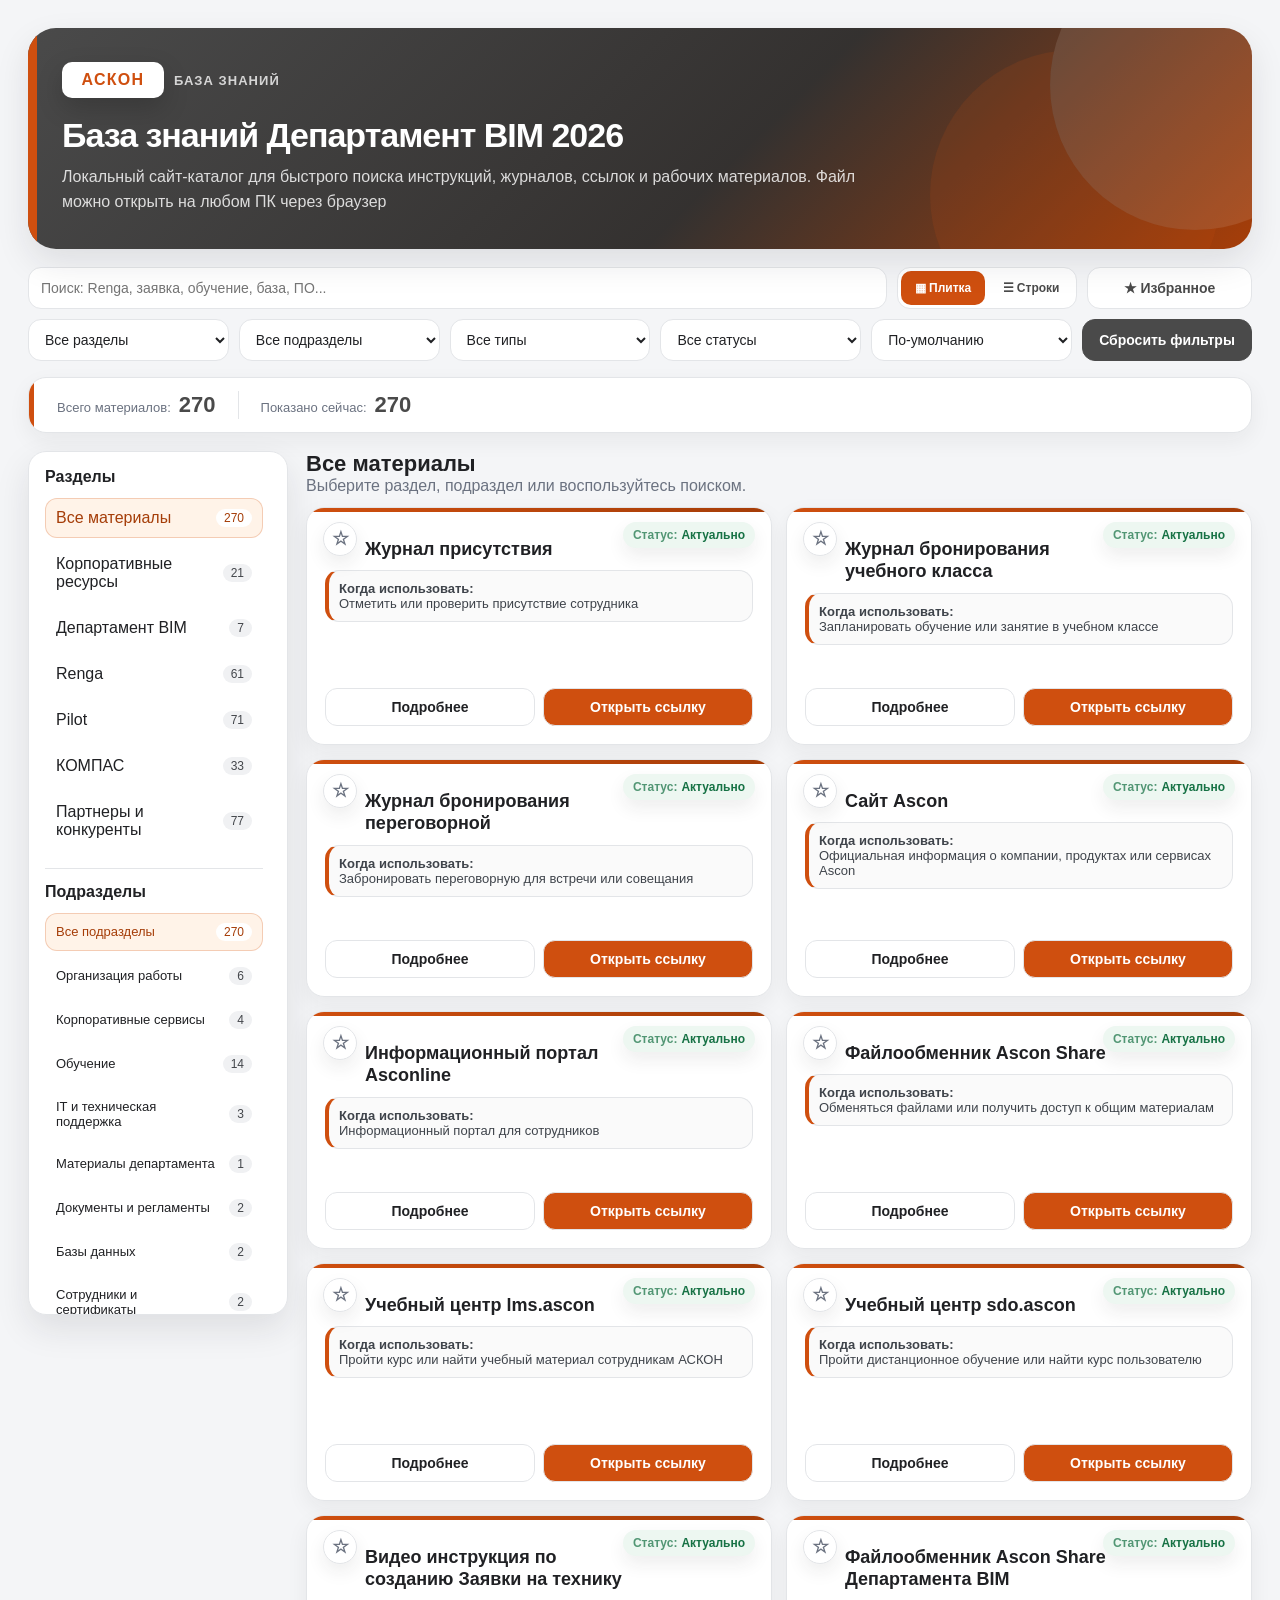
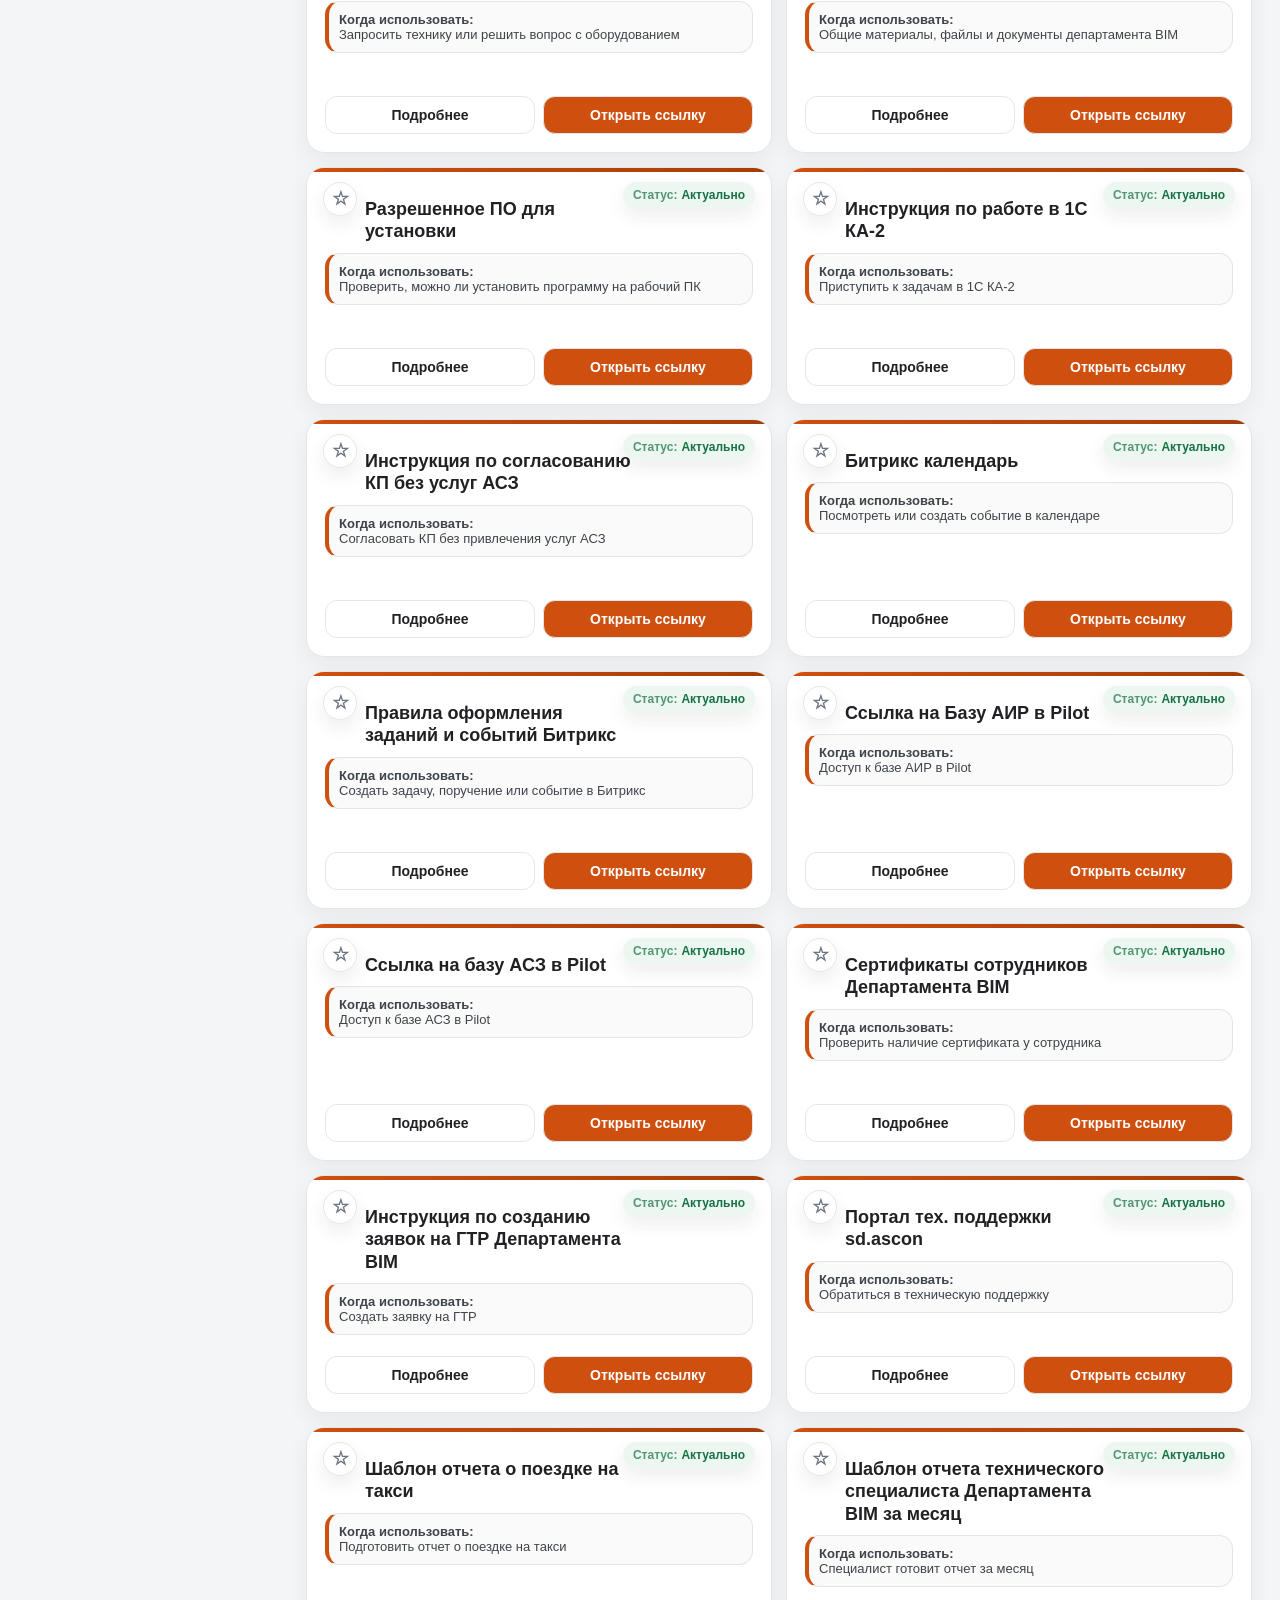
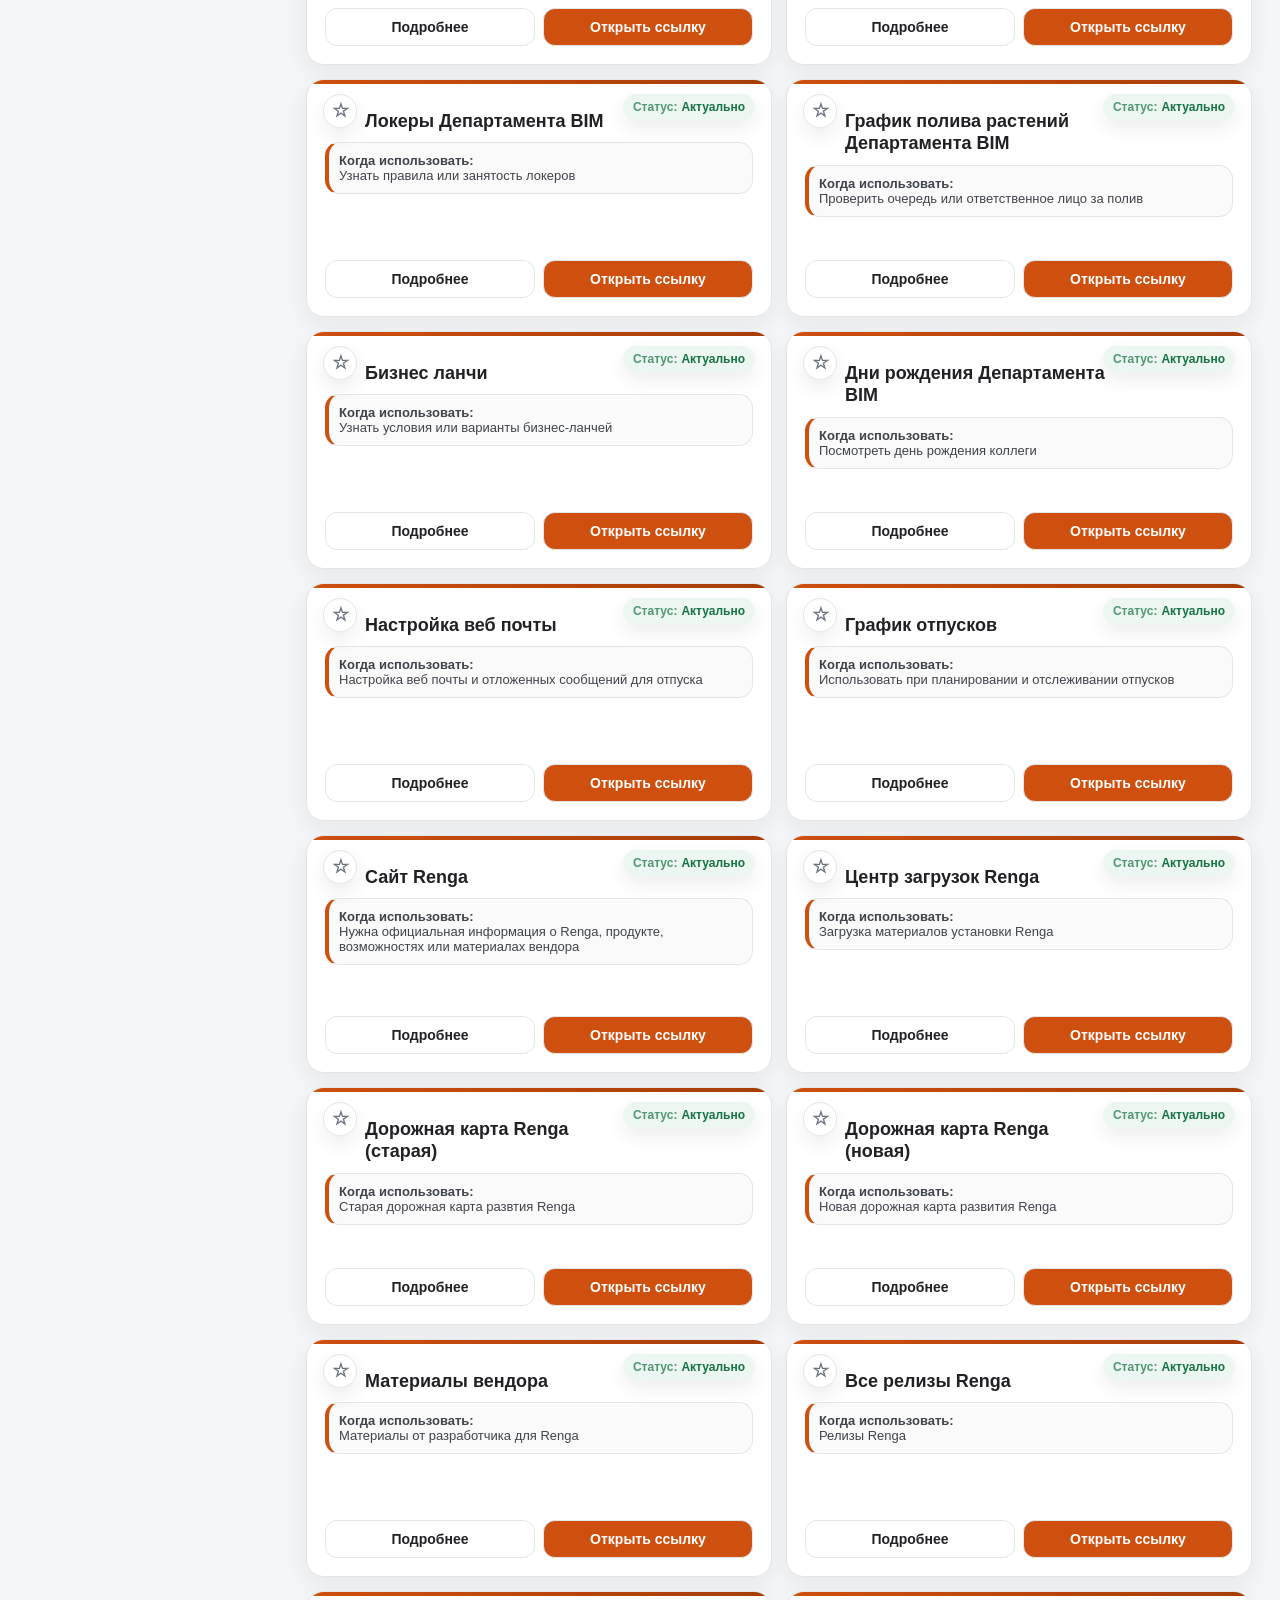
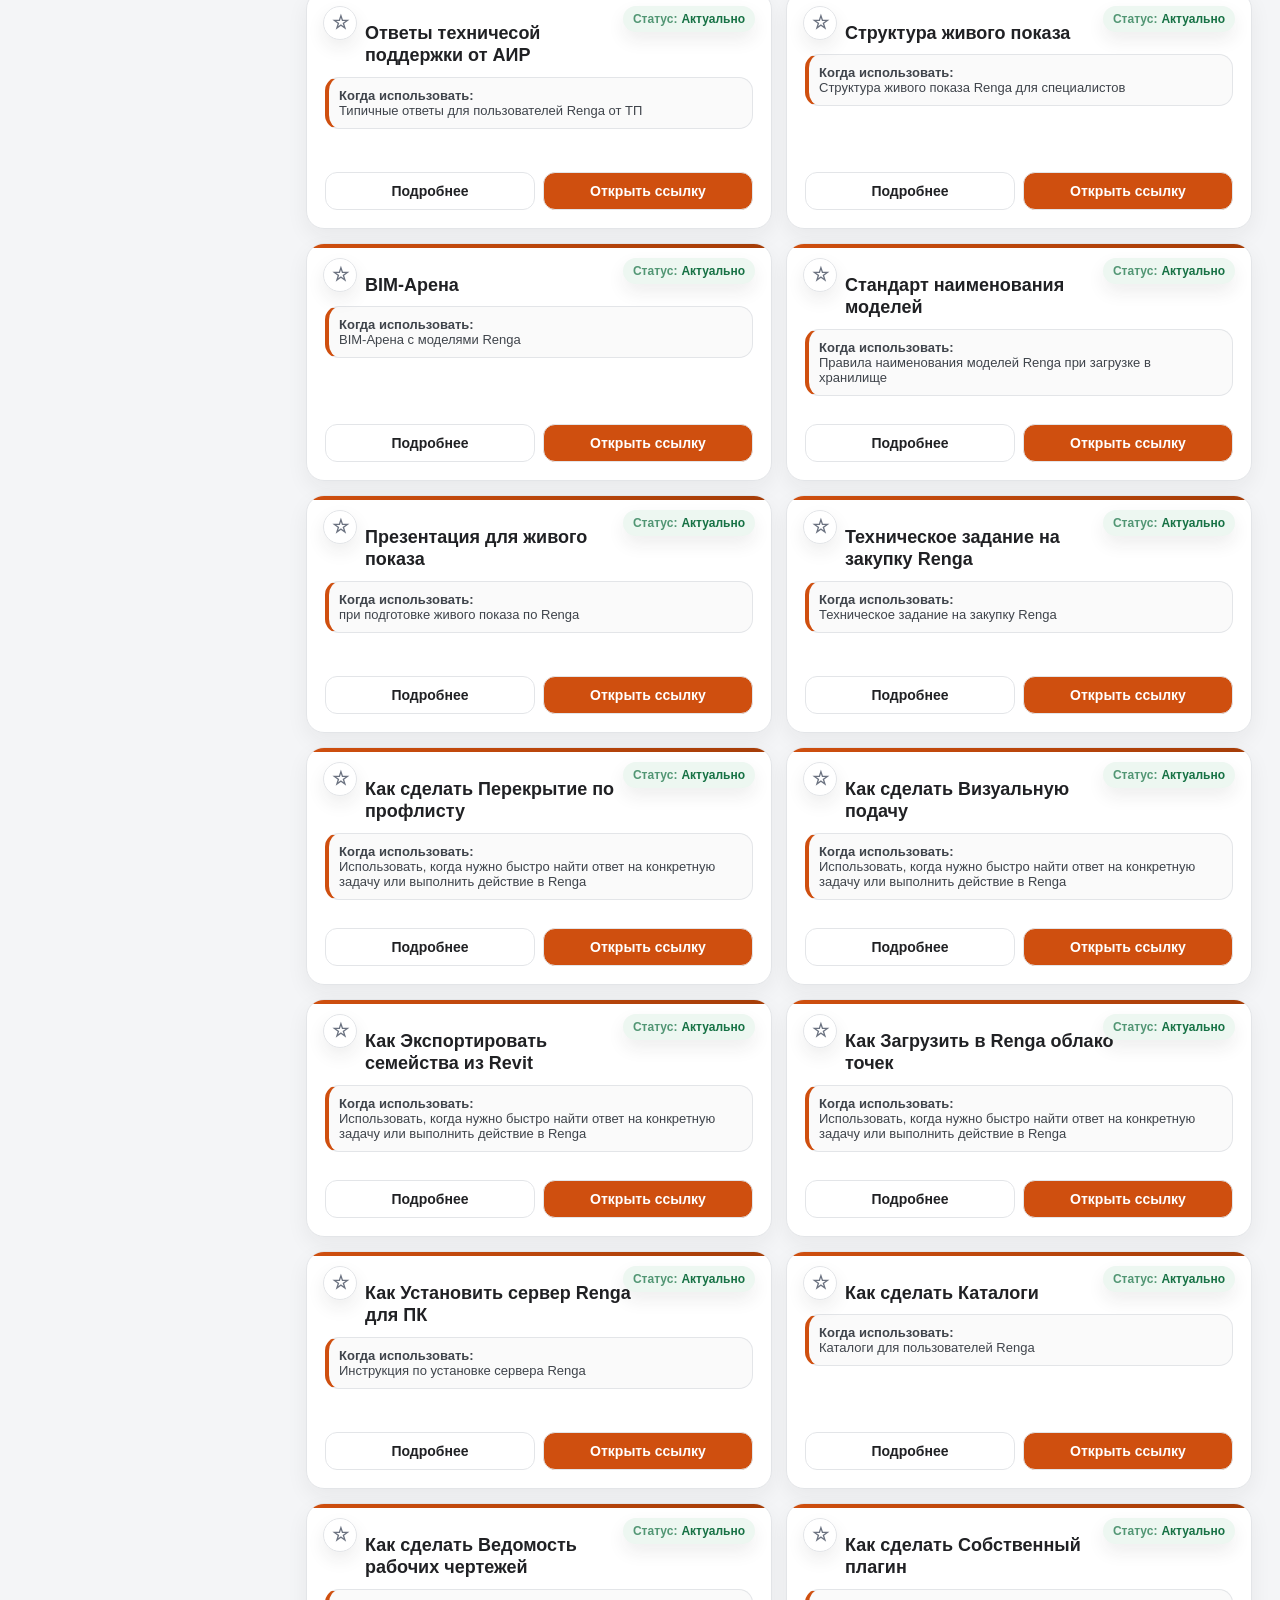
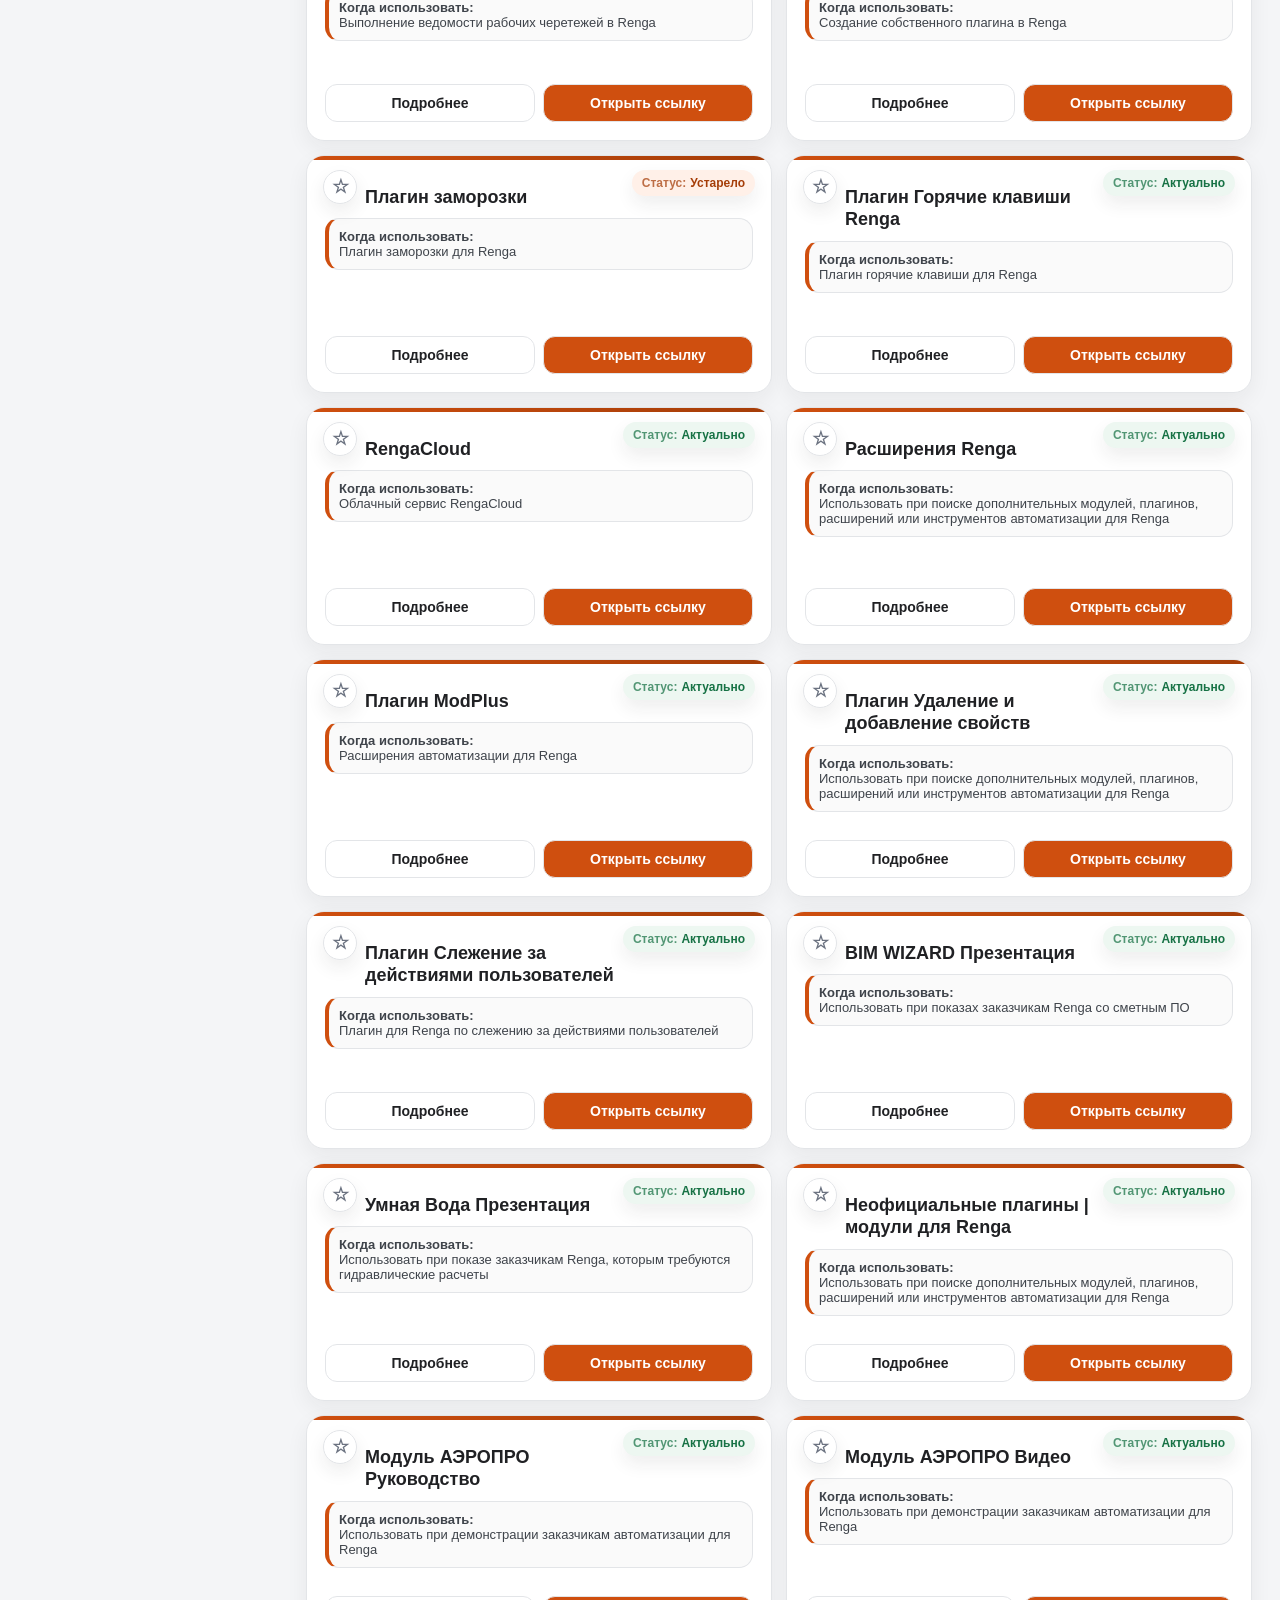
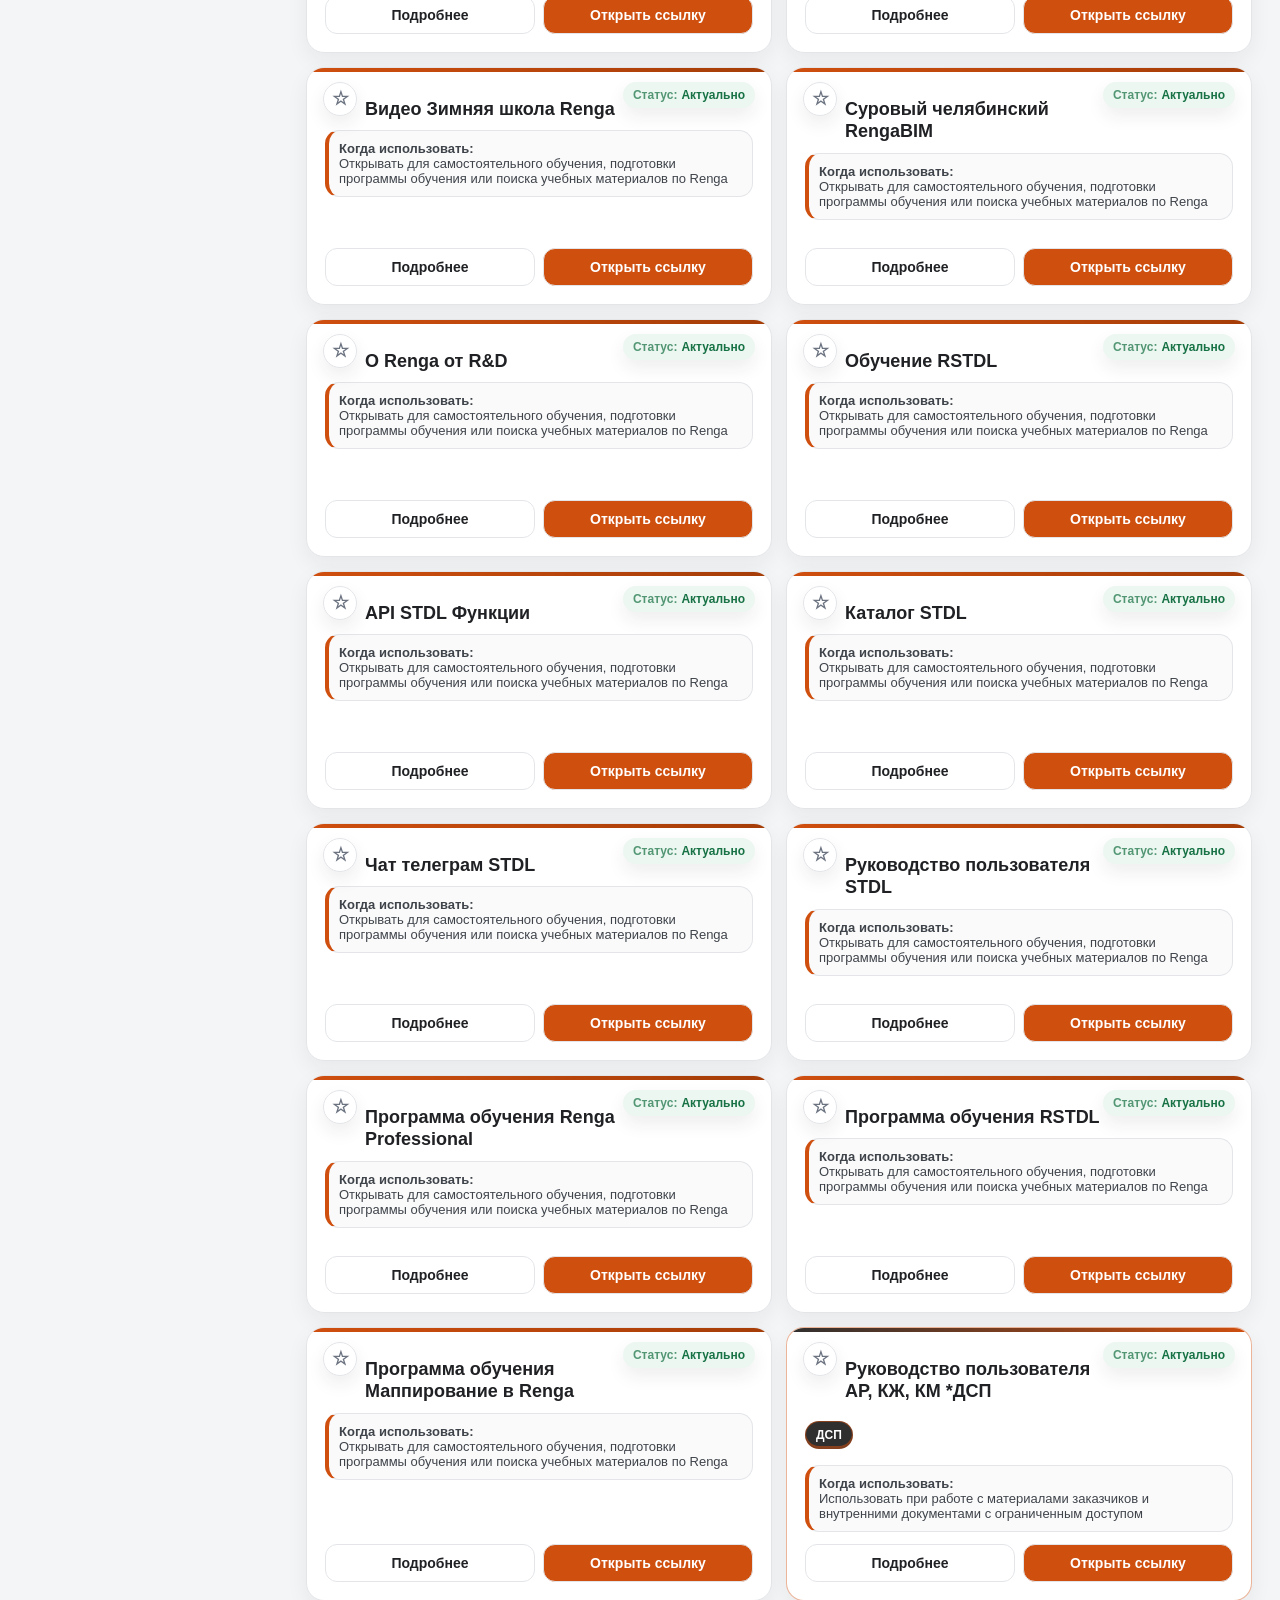
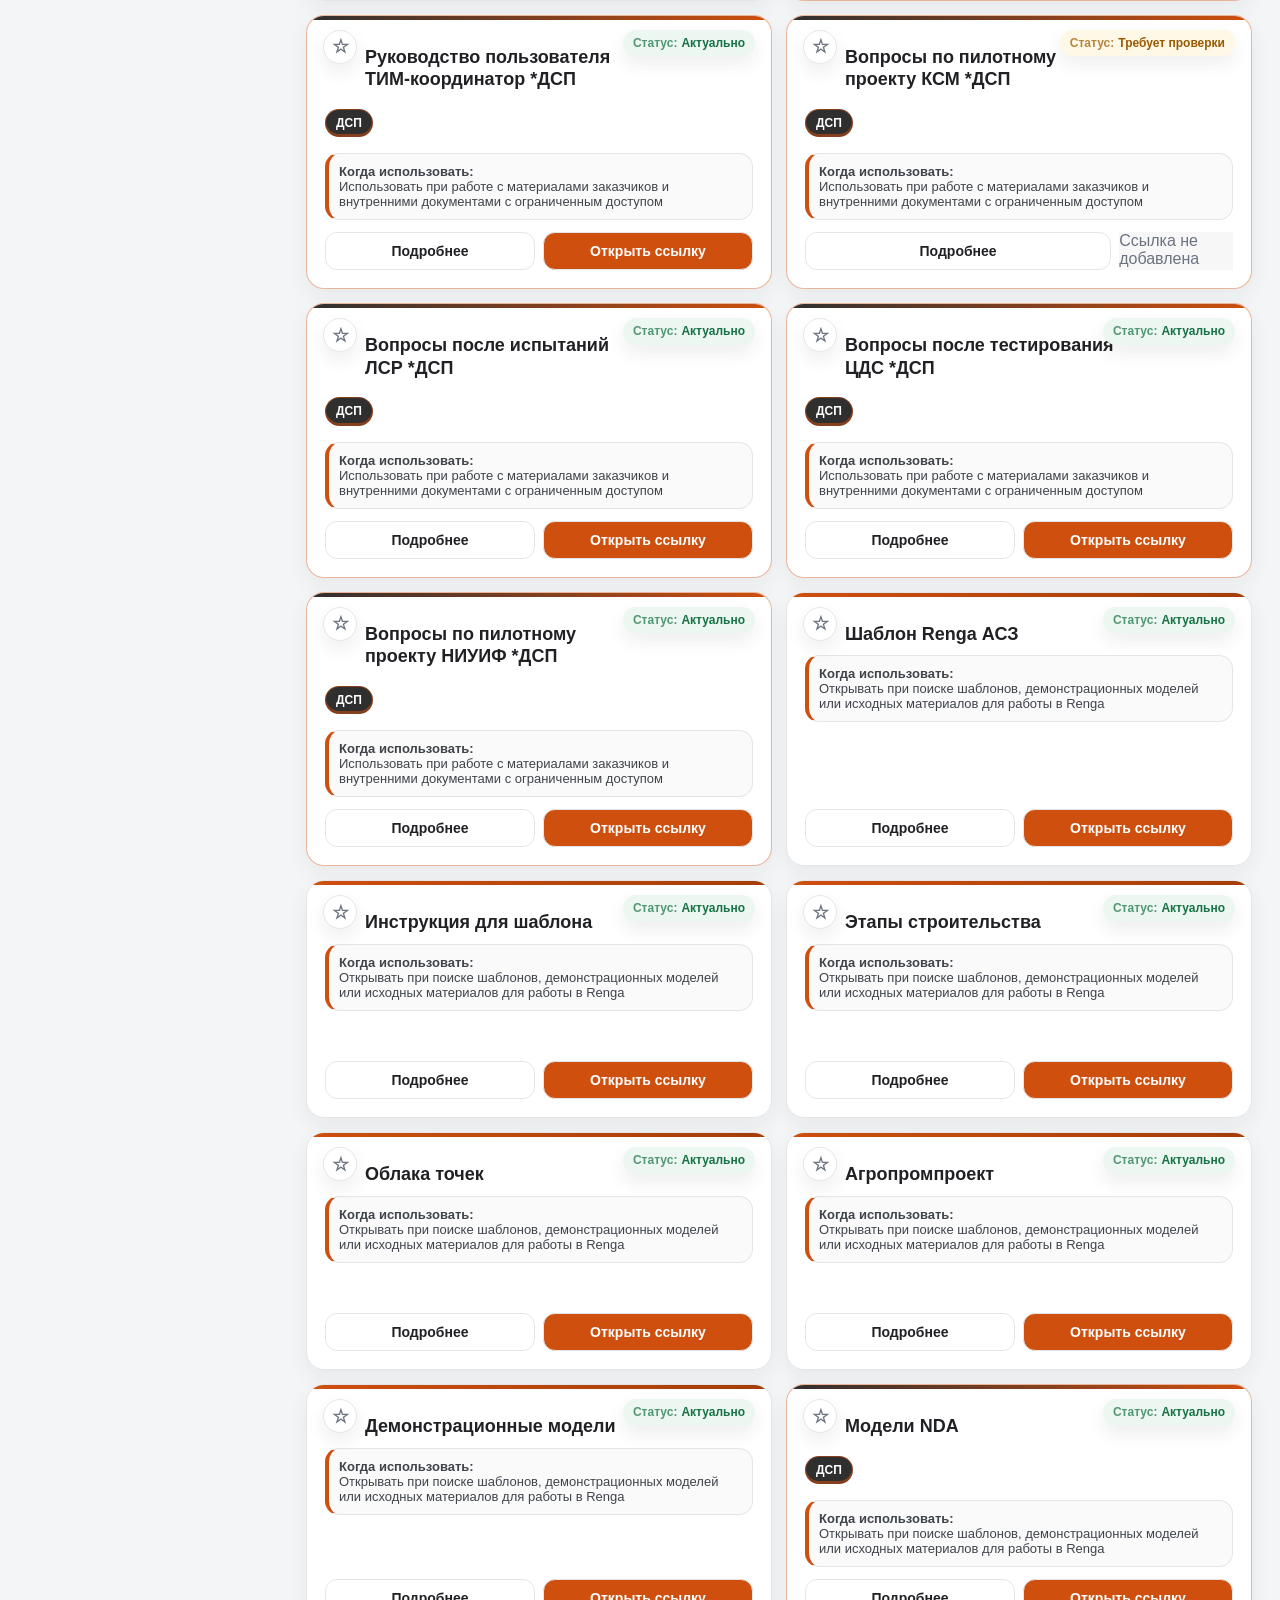
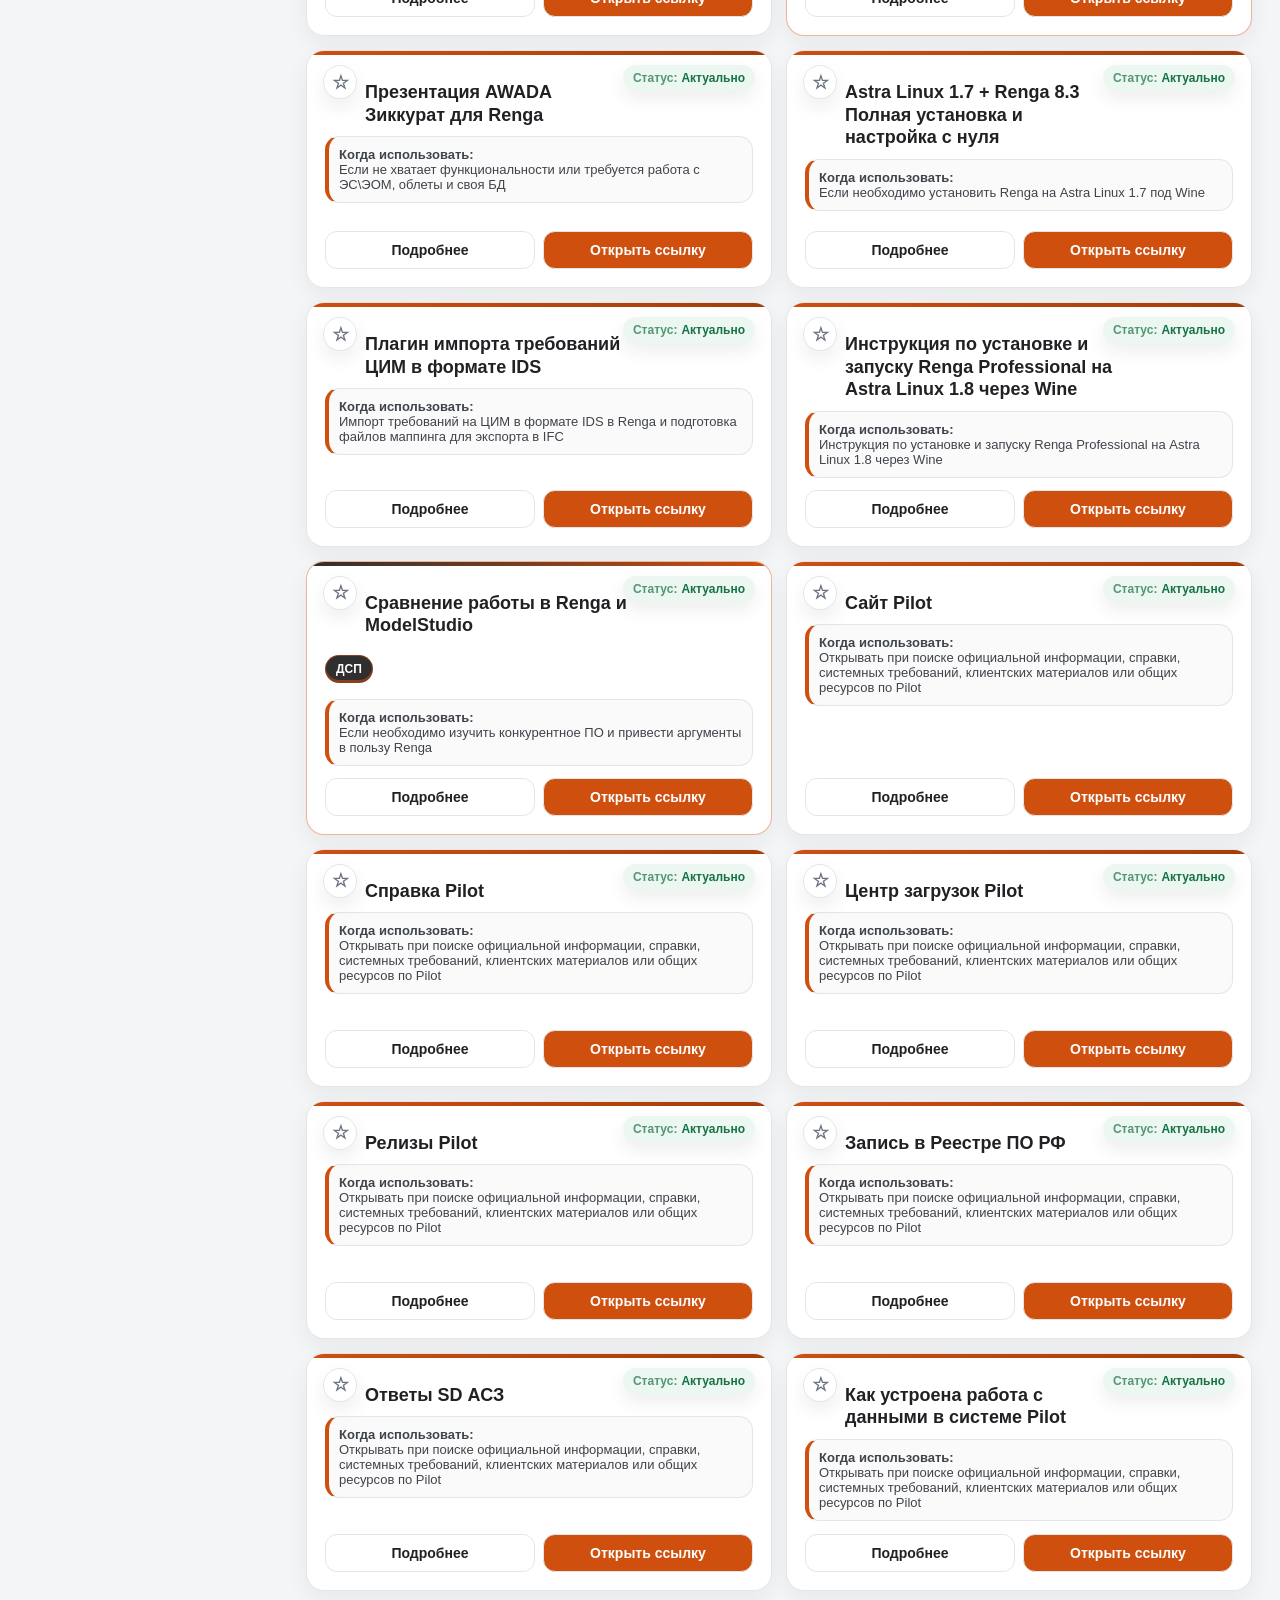
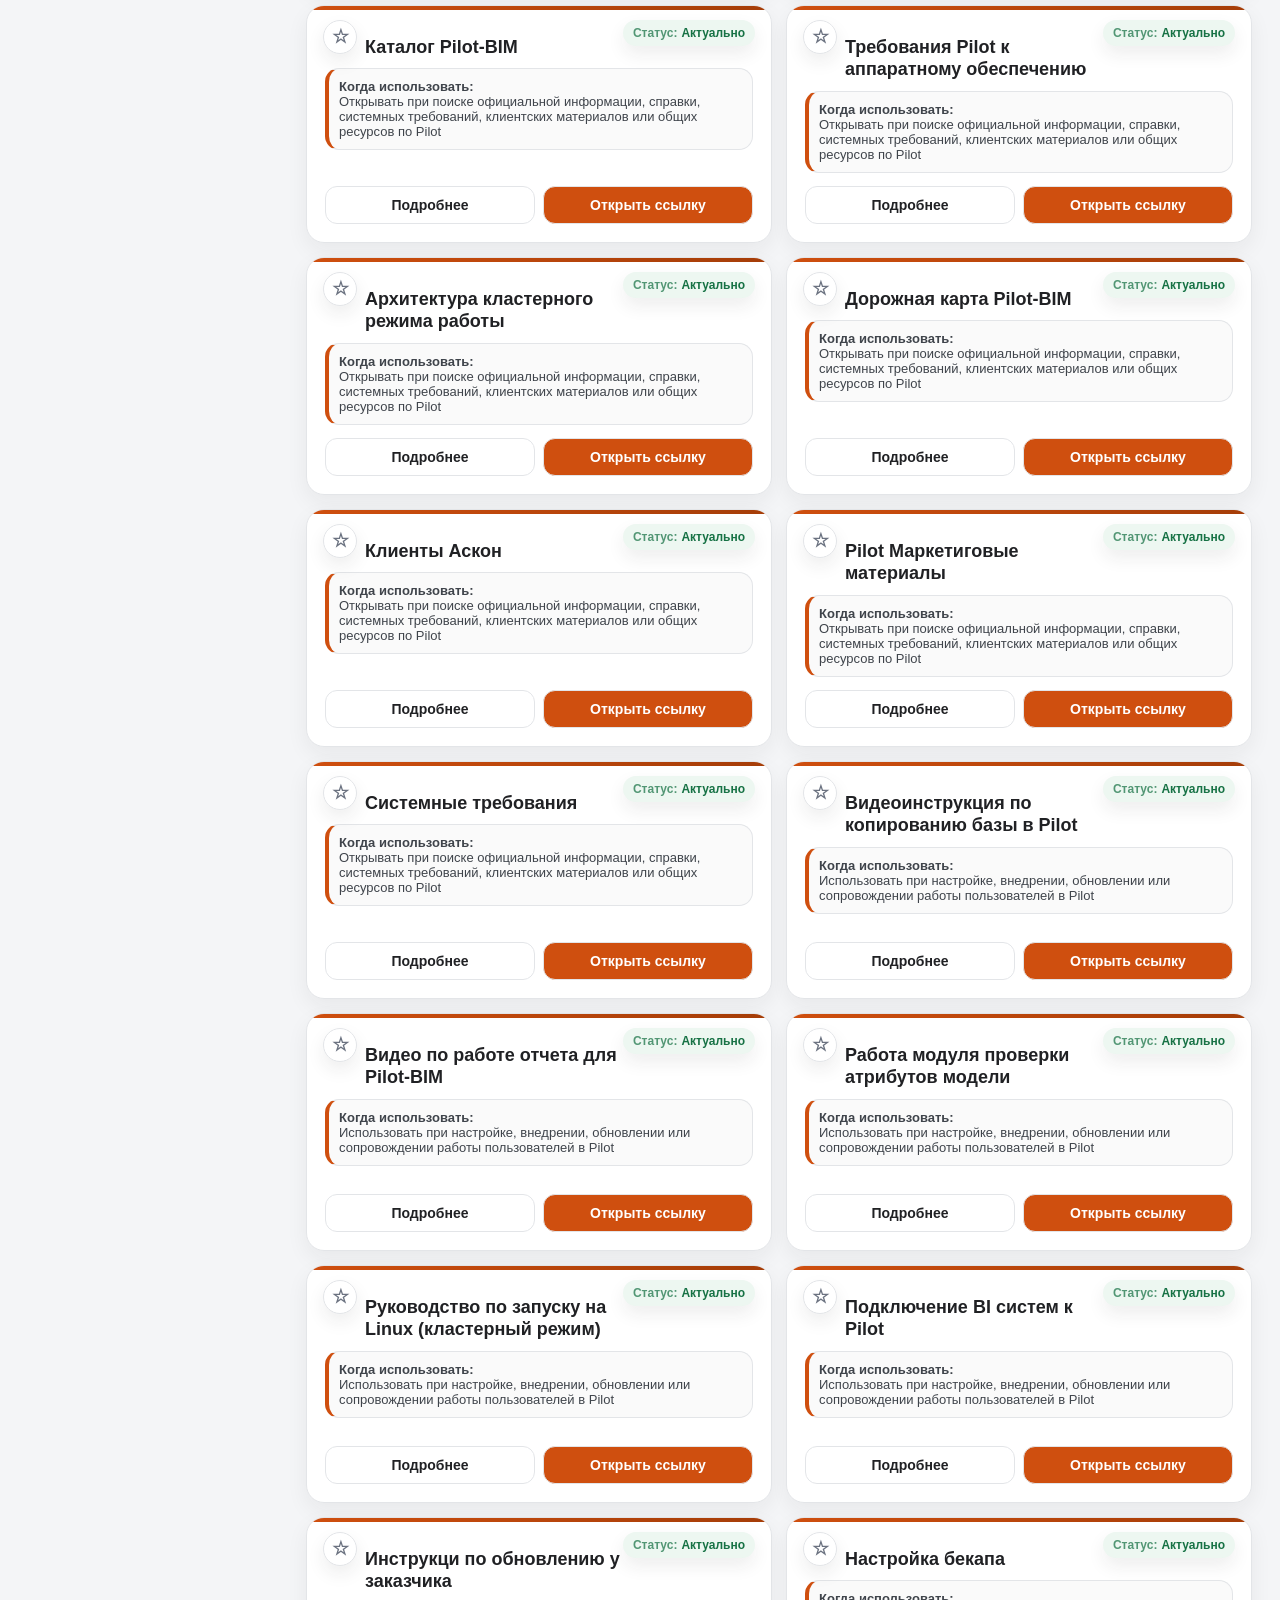
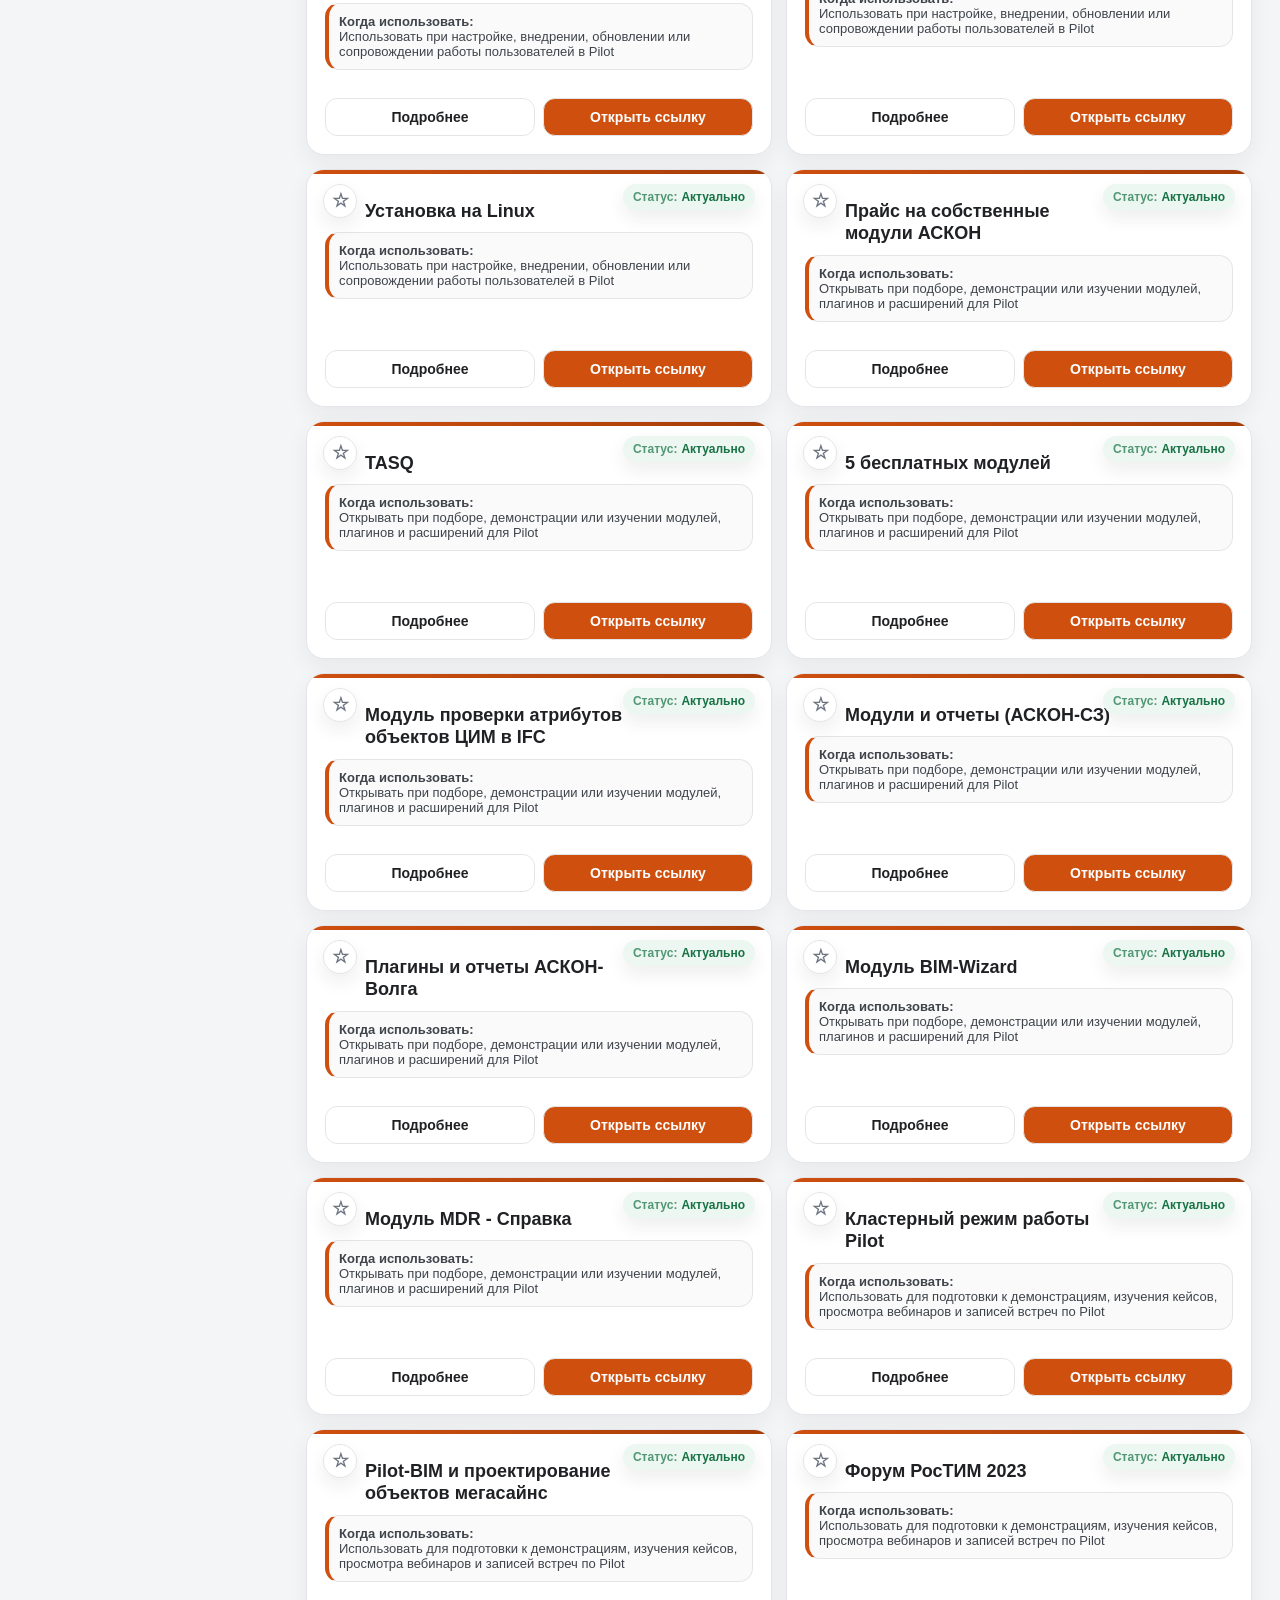
<file: index.html>
<!DOCTYPE html>
<html lang="ru">
<head>
  <meta charset="UTF-8" />
  <meta name="viewport" content="width=device-width, initial-scale=1.0" />
  <title>База знаний Департамент BIM 2026</title>
  <link rel="stylesheet" href="style.css" />
</head>
<body>
  <main class="page">
    <section class="hero">
      <div class="brandline"><span class="brand-mark">АСКОН</span><span class="brand-caption">База знаний</span></div>
      <h1>База знаний Департамент BIM 2026</h1>
      <p>Локальный сайт-каталог для быстрого поиска инструкций, журналов, ссылок и рабочих материалов. Файл можно открыть на любом ПК через браузер</p>
    </section>

    <section class="toolbar" aria-label="Фильтры базы знаний">
      <div class="toolbar-row toolbar-row-primary">
        <input id="search" type="search" placeholder="Поиск: Renga, заявка, обучение, база, ПО..." />
        <div class="view-toggle" aria-label="Переключение вида материалов">
          <button type="button" class="view-btn active" id="viewCards" data-view="cards">▦ Плитка</button>
          <button type="button" class="view-btn" id="viewList" data-view="list">☰ Строки</button>
        </div>
        <button class="favorite-filter" id="favoritesOnlyBtn" type="button">★ Избранное</button>
      </div>
      <div class="toolbar-row toolbar-row-filters">
        <select id="sectionFilter"><option value="">Все разделы</option></select>
        <select id="subsectionFilter"><option value="">Все подразделы</option></select>
        <select id="typeFilter"><option value="">Все типы</option></select>
        <select id="statusFilter" aria-label="Фильтр по статусу">
          <option value="">Все статусы</option>
          <option value="Актуально">Актуально</option>
          <option value="Требует проверки">Требует проверки</option>
          <option value="Устарело">Устарело</option>
          <option value="В разработке">В разработке</option>
        </select>
        <select id="sortFilter" aria-label="Сортировка материалов">
          <option value="default">По-умолчанию</option>
          <option value="title">По названию А–Я</option>
          <option value="section">По разделу и подразделу</option>
          <option value="type">По типу материала</option>
          <option value="status">По статусу</option>
        </select>
        <button class="reset" id="resetBtn">Сбросить фильтры</button>
      </div>
    </section>

    <section class="summary">
      <div class="metrics-panel">
        <div class="metric"><span class="label">Всего материалов:</span><span class="num" id="totalCount">0</span></div>
        <div class="metric-divider" aria-hidden="true"></div>
        <div class="metric"><span class="label">Показано сейчас:</span><span class="num" id="visibleCount">0</span></div>
      </div>
    </section>

    <section class="layout">
      <aside class="side">
        <h3>Разделы</h3>
        <div id="sectionList"></div>
        <div class="subsection-panel">
          <h3>Подразделы</h3>
          <div id="subsectionList"></div>
        </div>
        <div class="recent-panel">
          <h3>Недавно открытые</h3>
          <div id="recentList" class="recent-list"></div>
        </div>
      </aside>
      <section>
        <div class="content-head">
          <div>
            <h2 id="contentTitle">Все материалы</h2>
            <div class="muted" id="contentSub">Выберите раздел или воспользуйтесь поиском.</div>
          </div>
        </div>
        <div id="cards" class="grid"></div>
      </section>
    </section>

    <footer class="footer">
      <div>Сформировано на основе базы знаний Департамента BIM. Для обновления материалов обратитесь к специалисту. Версия 1.0</div>
      <div class="admin-footer-link"><a href="admin.html">Админ-панель генерации записи</a></div>
      <div class="developer-signature">© Разработано kartashov_ma, 2026 ©</div>
    </footer>
  </main>

  <div id="modalBackdrop" class="modal-backdrop" role="dialog" aria-modal="true">
    <div class="modal">
      <div class="modal-header">
        <button class="close" id="closeModal">Закрыть</button>
        <h2 id="modalTitle"></h2>
        <div id="modalMeta"></div>
      </div>
      <div class="modal-body" id="modalBody"></div>
    </div>
  </div>
  <script src="data.js"></script>
  <script src="script.js"></script>
</body>
</html>
</file>
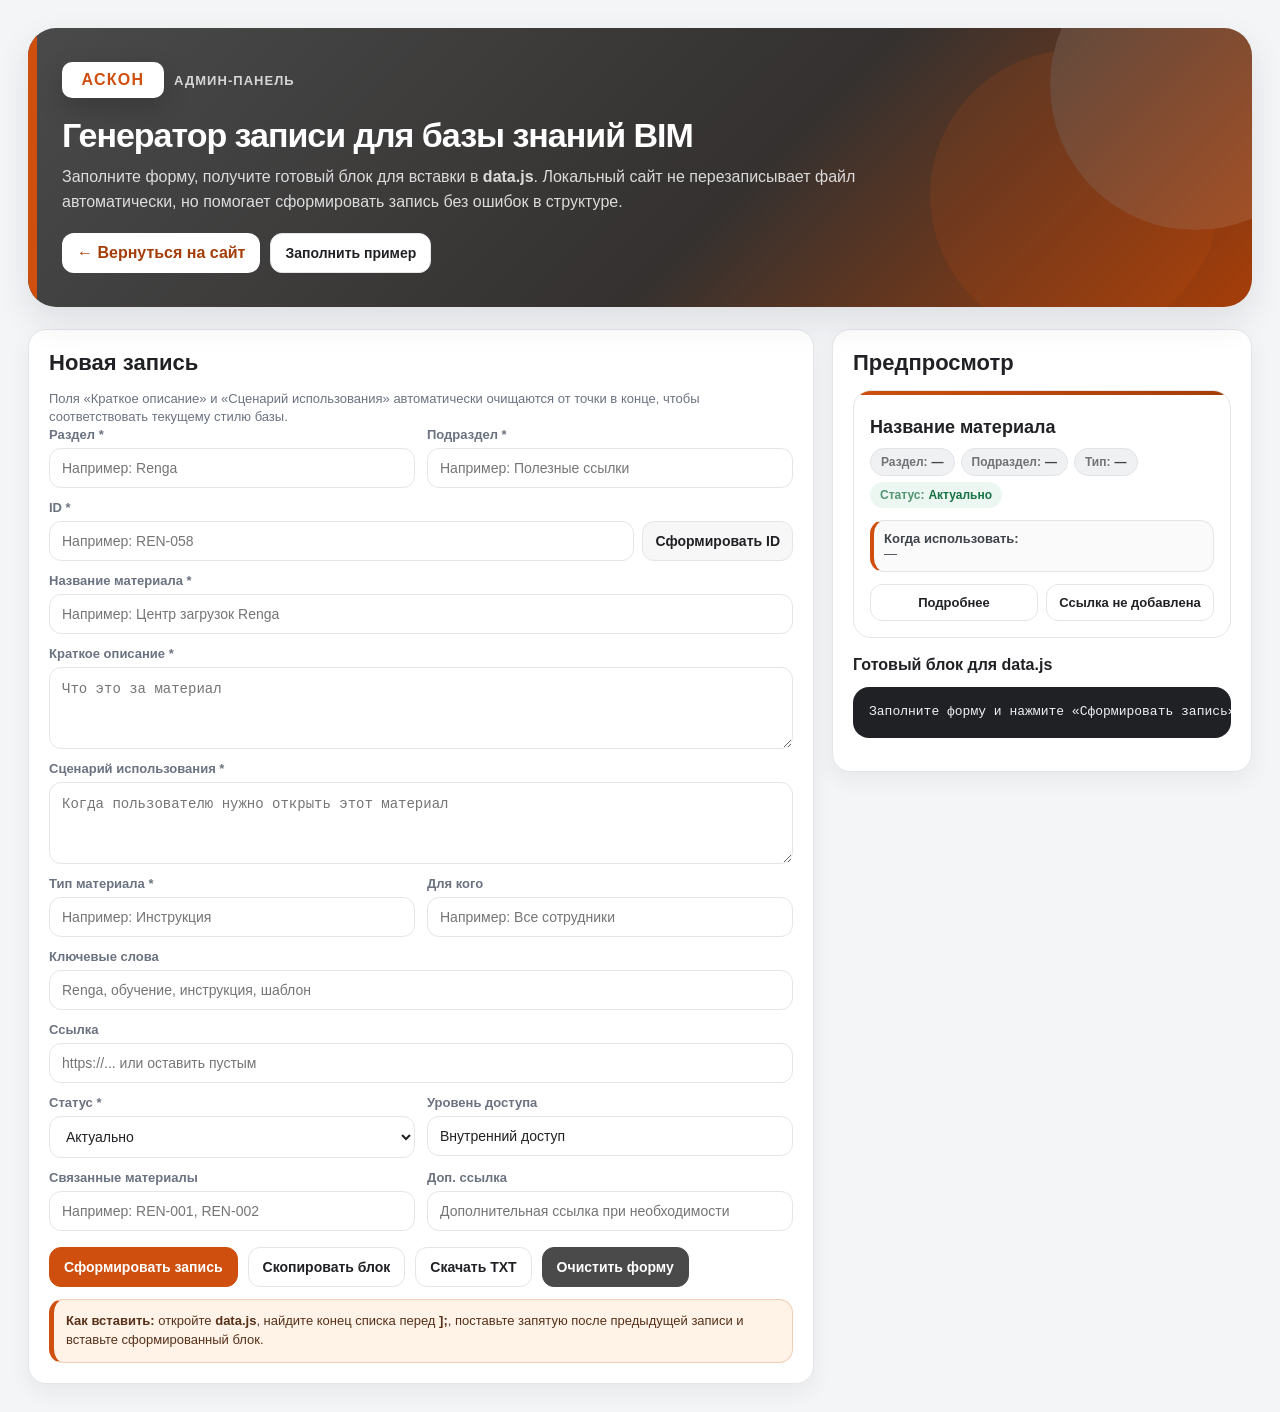
<file: admin.html>
<!DOCTYPE html>
<html lang="ru">
<head>
  <meta charset="UTF-8" />
  <meta name="viewport" content="width=device-width, initial-scale=1.0" />
  <title>Админ-панель генерации записи — База знаний BIM</title>
  <link rel="stylesheet" href="style.css" />
  <style>
    .admin-page { max-width: 1280px; margin: 0 auto; padding: 28px; }
    .admin-hero { min-height: 160px; }
    .admin-nav { display: flex; gap: 10px; flex-wrap: wrap; margin-top: 18px; position: relative; z-index: 2; }
    .admin-nav a, .admin-nav button { width: auto; display: inline-flex; align-items: center; justify-content: center; padding: 10px 14px; border-radius: 12px; font-weight: 900; }
    .admin-nav a { background: #fff; color: var(--accent-dark); border: 1px solid rgba(255,255,255,.45); }
    .admin-nav a:hover { text-decoration: none; }
    .admin-grid { display: grid; grid-template-columns: minmax(0, 1fr) 420px; gap: 18px; margin-top: 22px; align-items: start; }
    .admin-card { background: var(--card); border: 1px solid var(--line); border-radius: var(--radius); padding: 20px; box-shadow: var(--shadow-soft); }
    .admin-card h2 { margin: 0 0 14px; font-size: 22px; }
    .admin-card h3 { margin: 18px 0 10px; font-size: 16px; }
    .form-grid { display: grid; grid-template-columns: repeat(2, minmax(0, 1fr)); gap: 12px; }
    .form-field { display: flex; flex-direction: column; gap: 6px; }
    .form-field.full { grid-column: 1 / -1; }
    .form-field label { font-size: 13px; color: var(--muted); font-weight: 900; }
    .form-field input, .form-field select, .form-field textarea { width: 100%; border: 1px solid var(--line); border-radius: 12px; padding: 11px 12px; font-size: 14px; background: #fff; color: var(--text); }
    .form-field textarea { min-height: 82px; resize: vertical; line-height: 1.45; }
    .id-row { display: grid; grid-template-columns: 1fr auto; gap: 8px; }
    .small-btn { width: auto; white-space: nowrap; padding: 10px 12px; border-radius: 12px; background: #f7f7f8; border: 1px solid var(--line); color: var(--text); font-weight: 900; }
    .admin-actions { display: flex; gap: 10px; flex-wrap: wrap; margin-top: 16px; }
    .admin-actions button, .admin-actions a { width: auto; padding: 11px 14px; border-radius: 12px; font-weight: 900; display: inline-flex; align-items: center; justify-content: center; }
    .btn-primary { background: var(--accent); color: #fff; border: 1px solid var(--accent); }
    .btn-secondary { background: #fff; color: var(--text); border: 1px solid var(--line); }
    .btn-dark { background: var(--graphite); color: #fff; border: 1px solid var(--graphite); }
    .result-box { background: #202124; color: #eef0f3; border-radius: 16px; padding: 16px; overflow: auto; max-height: 520px; font-family: Consolas, Monaco, 'Courier New', monospace; font-size: 13px; line-height: 1.45; white-space: pre; }
    .hint { color: var(--muted); font-size: 13px; line-height: 1.45; }
    .notice { background: var(--accent-soft); border: 1px solid rgba(207,79,15,.24); border-left: 5px solid var(--accent); border-radius: 14px; padding: 12px; margin-top: 12px; color: #573019; font-size: 13px; line-height: 1.45; }
    .preview-card { margin-top: 12px; background: #fff; border: 1px solid var(--line); border-radius: 18px; padding: 16px; position: relative; overflow: hidden; }
    .preview-card:before { content: ''; position: absolute; left: 0; top: 0; right: 0; height: 4px; background: linear-gradient(90deg, var(--accent), var(--accent-dark)); }
    .preview-card h3 { margin: 10px 0 10px; font-size: 18px; }
    .preview-meta { display: flex; flex-wrap: wrap; gap: 6px; margin: 8px 0 12px; }
    .preview-actions { display: flex; gap: 8px; margin-top: 12px; }
    .preview-actions span { flex: 1; text-align: center; border-radius: 12px; padding: 10px; font-weight: 900; font-size: 13px; }
    .preview-secondary { border: 1px solid var(--line); background: #fff; }
    .preview-primary { background: var(--accent); color: #fff; }
    .error-list { display: none; background: #fff0e8; border: 1px solid rgba(157,47,19,.18); color: #8b2d12; border-radius: 14px; padding: 12px; margin-top: 12px; font-size: 13px; line-height: 1.5; }
    .copy-ok { display: none; color: #177245; font-weight: 900; font-size: 13px; margin-top: 10px; }
    @media (max-width: 1050px) { .admin-grid { grid-template-columns: 1fr; } }
    @media (max-width: 720px) { .admin-page { padding: 14px; } .form-grid { grid-template-columns: 1fr; } .id-row { grid-template-columns: 1fr; } }
  </style>
</head>
<body>
  <main class="admin-page">
    <section class="hero admin-hero">
      <div class="brandline"><span class="brand-mark">АСКОН</span><span class="brand-caption">Админ-панель</span></div>
      <h1>Генератор записи для базы знаний BIM</h1>
      <p>Заполните форму, получите готовый блок для вставки в <b>data.js</b>. Локальный сайт не перезаписывает файл автоматически, но помогает сформировать запись без ошибок в структуре.</p>
      <div class="admin-nav">
        <a href="index.html">← Вернуться на сайт</a>
        <button class="btn-secondary" id="fillExample" type="button">Заполнить пример</button>
      </div>
    </section>

    <section class="admin-grid">
      <section class="admin-card">
        <h2>Новая запись</h2>
        <div class="hint">Поля «Краткое описание» и «Сценарий использования» автоматически очищаются от точки в конце, чтобы соответствовать текущему стилю базы.</div>

        <div id="errors" class="error-list"></div>

        <form id="entryForm" class="form-grid" autocomplete="off">
          <div class="form-field">
            <label for="section">Раздел *</label>
            <input id="section" list="sectionListData" placeholder="Например: Renga" required />
            <datalist id="sectionListData"></datalist>
          </div>

          <div class="form-field">
            <label for="subsection">Подраздел *</label>
            <input id="subsection" list="subsectionListData" placeholder="Например: Полезные ссылки" required />
            <datalist id="subsectionListData"></datalist>
          </div>

          <div class="form-field full">
            <label for="id">ID *</label>
            <div class="id-row">
              <input id="id" placeholder="Например: REN-058" required />
              <button class="small-btn" id="makeId" type="button">Сформировать ID</button>
            </div>
          </div>

          <div class="form-field full">
            <label for="title">Название материала *</label>
            <input id="title" placeholder="Например: Центр загрузок Renga" required />
          </div>

          <div class="form-field full">
            <label for="description">Краткое описание *</label>
            <textarea id="description" placeholder="Что это за материал" required></textarea>
          </div>

          <div class="form-field full">
            <label for="scenario">Сценарий использования *</label>
            <textarea id="scenario" placeholder="Когда пользователю нужно открыть этот материал" required></textarea>
          </div>

          <div class="form-field">
            <label for="type">Тип материала *</label>
            <input id="type" list="typeListData" placeholder="Например: Инструкция" required />
            <datalist id="typeListData"></datalist>
          </div>

          <div class="form-field">
            <label for="audience">Для кого</label>
            <input id="audience" list="audienceListData" placeholder="Например: Все сотрудники" />
            <datalist id="audienceListData"></datalist>
          </div>

          <div class="form-field full">
            <label for="keywords">Ключевые слова</label>
            <input id="keywords" placeholder="Renga, обучение, инструкция, шаблон" />
          </div>

          <div class="form-field full">
            <label for="url">Ссылка</label>
            <input id="url" placeholder="https://... или оставить пустым" />
          </div>

          <div class="form-field">
            <label for="status">Статус *</label>
            <select id="status" required>
              <option value="Актуально">Актуально</option>
              <option value="Требует проверки">Требует проверки</option>
              <option value="Устарело">Устарело</option>
              <option value="В разработке">В разработке</option>
            </select>
          </div>

          <div class="form-field">
            <label for="access">Уровень доступа</label>
            <input id="access" list="accessListData" placeholder="Внутренний доступ" />
            <datalist id="accessListData"></datalist>
          </div>

          <div class="form-field">
            <label for="related">Связанные материалы</label>
            <input id="related" placeholder="Например: REN-001, REN-002" />
          </div>

          <div class="form-field">
            <label for="extraUrl">Доп. ссылка</label>
            <input id="extraUrl" placeholder="Дополнительная ссылка при необходимости" />
          </div>
        </form>

        <div class="admin-actions">
          <button class="btn-primary" id="generate" type="button">Сформировать запись</button>
          <button class="btn-secondary" id="copy" type="button">Скопировать блок</button>
          <button class="btn-secondary" id="download" type="button">Скачать TXT</button>
          <button class="btn-dark" id="clear" type="button">Очистить форму</button>
        </div>
        <div id="copyOk" class="copy-ok">Блок скопирован</div>

        <div class="notice">
          <b>Как вставить:</b> откройте <b>data.js</b>, найдите конец списка перед <b>];</b>, поставьте запятую после предыдущей записи и вставьте сформированный блок.
        </div>
      </section>

      <aside class="admin-card">
        <h2>Предпросмотр</h2>
        <div id="preview" class="preview-card"></div>

        <h3>Готовый блок для data.js</h3>
        <pre id="output" class="result-box">Заполните форму и нажмите «Сформировать запись»</pre>
      </aside>
    </section>
  </main>

  <script src="data.js"></script>
  <script>
    const DATA_SOURCE = window.DATA || [];
    const fields = {
      id: document.getElementById('id'),
      section: document.getElementById('section'),
      subsection: document.getElementById('subsection'),
      title: document.getElementById('title'),
      description: document.getElementById('description'),
      scenario: document.getElementById('scenario'),
      type: document.getElementById('type'),
      audience: document.getElementById('audience'),
      keywords: document.getElementById('keywords'),
      url: document.getElementById('url'),
      status: document.getElementById('status'),
      access: document.getElementById('access'),
      related: document.getElementById('related'),
      extraUrl: document.getElementById('extraUrl')
    };
    const output = document.getElementById('output');
    const errors = document.getElementById('errors');
    const copyOk = document.getElementById('copyOk');
    const preview = document.getElementById('preview');

    function unique(values) { return [...new Set(values.filter(Boolean).map(v => String(v).trim()).filter(Boolean))].sort((a,b)=>a.localeCompare(b,'ru')); }
    function escapeHtml(text) { return String(text || '').replace(/[&<>'"]/g, c => ({'&':'&amp;','<':'&lt;','>':'&gt;',"'":'&#39;','"':'&quot;'}[c])); }
    function stripFinalDots(value) { return String(value || '').trim().replace(/[.\s]+$/g, ''); }
    function isRealLink(url) { return /^https?:\/\//i.test(String(url || '').trim()); }
    function hasDSP(entry) { return Object.values(entry).join(' ').toUpperCase().includes('ДСП'); }

    function fillDatalist(id, values) {
      document.getElementById(id).innerHTML = values.map(v => `<option value="${escapeHtml(v)}"></option>`).join('');
    }

    function initDatalists() {
      fillDatalist('sectionListData', unique(DATA_SOURCE.map(x => x['Раздел'])));
      fillDatalist('typeListData', unique(DATA_SOURCE.map(x => x['Тип материала'])));
      fillDatalist('audienceListData', unique(DATA_SOURCE.map(x => x['Для кого'])));
      fillDatalist('accessListData', unique(DATA_SOURCE.map(x => x['Уровень доступа']).concat(['Внутренний доступ','Внутренний/внешний доступ','ДСП / внутренний доступ'])));
      refreshSubsections();
    }

    function refreshSubsections() {
      const section = fields.section.value.trim();
      const source = section ? DATA_SOURCE.filter(x => x['Раздел'] === section) : DATA_SOURCE;
      fillDatalist('subsectionListData', unique(source.map(x => x['Подраздел'])));
    }

    const prefixMap = {
      'Корпоративные ресурсы': 'GEN',
      'Департамент BIM': 'DEP',
      'Renga': 'REN',
      'Pilot': 'PIL',
      'КОМПАС': 'KOM',
      'Партнеры и конкуренты': 'PAR'
    };
    function prefixFromSection(section) {
      if (prefixMap[section]) return prefixMap[section];
      const latin = String(section || 'NEW').toUpperCase().replace(/[^A-ZА-ЯЁ0-9]/g, '').slice(0,3);
      const translit = { 'К':'K','О':'O','М':'M','П':'P','А':'A','С':'S','Р':'R','Е':'E','Н':'N','Г':'G','Д':'D','Т':'T','И':'I','Я':'YA','З':'Z','Л':'L','Ь':'','Ы':'Y','Й':'Y','У':'U','Ц':'C','Ф':'F','В':'V','Б':'B','Ю':'YU','Ч':'CH','Ш':'SH','Щ':'SCH','Х':'H','Ж':'ZH','Э':'E','Ё':'E' };
      return latin.split('').map(ch => translit[ch] || ch).join('').slice(0,3) || 'NEW';
    }
    function makeNextId() {
      const prefix = prefixFromSection(fields.section.value.trim());
      const nums = DATA_SOURCE.map(x => String(x['ID'] || '')).filter(id => id.startsWith(prefix + '-')).map(id => Number(id.split('-')[1])).filter(n => Number.isFinite(n));
      const next = (nums.length ? Math.max(...nums) : 0) + 1;
      fields.id.value = `${prefix}-${String(next).padStart(3, '0')}`;
      updatePreview();
    }

    function buildEntry() {
      return {
        'ID': fields.id.value.trim(),
        'Раздел': fields.section.value.trim(),
        'Подраздел': fields.subsection.value.trim(),
        'Название материала': fields.title.value.trim(),
        'Краткое описание': stripFinalDots(fields.description.value),
        'Сценарий использования': stripFinalDots(fields.scenario.value),
        'Тип материала': fields.type.value.trim(),
        'Для кого': fields.audience.value.trim(),
        'Ключевые слова': fields.keywords.value.trim(),
        'Ссылка': fields.url.value.trim(),
        'Статус': fields.status.value.trim(),
        'Уровень доступа': fields.access.value.trim(),
        'Связанные материалы': fields.related.value.trim(),
        'Доп. ссылка': fields.extraUrl.value.trim()
      };
    }

    function validate(entry) {
      const list = [];
      ['ID','Раздел','Подраздел','Название материала','Краткое описание','Сценарий использования','Тип материала','Статус'].forEach(k => { if (!entry[k]) list.push(`Заполните поле «${k}»`); });
      if (entry['ID'] && DATA_SOURCE.some(x => String(x['ID']) === entry['ID'])) list.push(`ID «${entry['ID']}» уже есть в data.js`);
      if (entry['Ссылка'] && !isRealLink(entry['Ссылка'])) list.push('Ссылка должна начинаться с http:// или https:// либо поле нужно оставить пустым');
      return list;
    }

    function generateCode(entry) {
      return JSON.stringify(entry, null, 2).replace(/^/gm, '  ');
    }

    function showErrors(list) {
      if (!list.length) { errors.style.display = 'none'; errors.innerHTML = ''; return; }
      errors.style.display = 'block';
      errors.innerHTML = '<b>Нужно исправить:</b><br>' + list.map(x => `• ${escapeHtml(x)}`).join('<br>');
    }

    function updatePreview() {
      const e = buildEntry();
      const dsp = hasDSP(e) ? '<span class="tag tag-dsp">ДСП</span>' : '';
      const linkState = isRealLink(e['Ссылка']) ? '<span class="preview-primary">Открыть ссылку</span>' : '<span class="preview-secondary">Ссылка не добавлена</span>';
      preview.innerHTML = `
        <h3>${escapeHtml(e['Название материала'] || 'Название материала')}</h3>
        <div class="preview-meta">
          <span class="tag tag-section"><span class="tag-label">Раздел:</span> ${escapeHtml(e['Раздел'] || '—')}</span>
          <span class="tag tag-subsection"><span class="tag-label">Подраздел:</span> ${escapeHtml(e['Подраздел'] || '—')}</span>
          <span class="tag tag-type"><span class="tag-label">Тип:</span> ${escapeHtml(e['Тип материала'] || '—')}</span>
          <span class="tag tag-status ${e['Статус'] === 'Актуально' ? 'status-actual' : e['Статус'] === 'Требует проверки' ? 'status-check' : e['Статус'] === 'Устарело' ? 'status-old' : ''}"><span class="tag-label">Статус:</span> ${escapeHtml(e['Статус'] || '—')}</span>
          ${dsp}
        </div>
        <div class="scenario"><strong>Когда использовать:</strong><br>${escapeHtml(e['Сценарий использования'] || '—')}</div>
        <div class="preview-actions"><span class="preview-secondary">Подробнее</span>${linkState}</div>
      `;
    }

    function generate() {
      const entry = buildEntry();
      const list = validate(entry);
      showErrors(list);
      if (list.length) return null;
      const code = generateCode(entry);
      output.textContent = code;
      updatePreview();
      return code;
    }

    async function copyCode() {
      const code = generate() || output.textContent;
      if (!code || code.includes('Заполните форму')) return;
      try {
        await navigator.clipboard.writeText(code);
      } catch (e) {
        const temp = document.createElement('textarea');
        temp.value = code;
        document.body.appendChild(temp);
        temp.select();
        document.execCommand('copy');
        temp.remove();
      }
      copyOk.style.display = 'block';
      setTimeout(() => copyOk.style.display = 'none', 1600);
    }

    function downloadTxt() {
      const code = generate() || output.textContent;
      if (!code || code.includes('Заполните форму')) return;
      const blob = new Blob([code], { type: 'text/plain;charset=utf-8' });
      const a = document.createElement('a');
      a.href = URL.createObjectURL(blob);
      a.download = (fields.id.value.trim() || 'new_entry') + '.txt';
      a.click();
      URL.revokeObjectURL(a.href);
    }

    function clearForm() {
      document.getElementById('entryForm').reset();
      fields.status.value = 'Актуально';
      fields.access.value = 'Внутренний доступ';
      output.textContent = 'Заполните форму и нажмите «Сформировать запись»';
      showErrors([]);
      updatePreview();
    }

    function fillExample() {
      fields.section.value = 'Renga';
      refreshSubsections();
      fields.subsection.value = 'Полезные ссылки';
      makeNextId();
      fields.title.value = 'Новый справочный материал Renga';
      fields.description.value = 'Справочный материал по работе с Renga';
      fields.scenario.value = 'Открывать при поиске дополнительных материалов по Renga';
      fields.type.value = 'Справочный материал';
      fields.audience.value = 'BIM-специалисты, технические специалисты, пользователи Renga';
      fields.keywords.value = 'Renga, справка, материал, BIM';
      fields.url.value = 'https://example.com';
      fields.status.value = 'Актуально';
      fields.access.value = 'Внутренний/внешний доступ';
      fields.related.value = '';
      fields.extraUrl.value = '';
      updatePreview();
      generate();
    }

    Object.values(fields).forEach(el => el.addEventListener('input', updatePreview));
    fields.section.addEventListener('input', refreshSubsections);
    document.getElementById('makeId').addEventListener('click', makeNextId);
    document.getElementById('generate').addEventListener('click', generate);
    document.getElementById('copy').addEventListener('click', copyCode);
    document.getElementById('download').addEventListener('click', downloadTxt);
    document.getElementById('clear').addEventListener('click', clearForm);
    document.getElementById('fillExample').addEventListener('click', fillExample);

    initDatalists();
    clearForm();
  </script>
</body>
</html>
</file>
<file: style.css>
:root {
  --bg: #f4f5f7;
  --card: #ffffff;
  --text: #202124;
  --muted: #6b7280;
  --line: #e3e5e8;
  --accent: #cf4f0f;
  --accent-dark: #a53d08;
  --accent-soft: #fff3e8;
  --graphite: #4a4a4a;
  --graphite-2: #5a5a5a;
  --warn: #c47a00;
  --danger: #9d2f13;
  --soft-red: #fff0e8;
  --soft-green: #edf7f1;
  --soft-yellow: #fff8e6;
  --shadow: 0 14px 34px rgba(32, 33, 36, 0.10);
  --shadow-soft: 0 8px 22px rgba(32, 33, 36, 0.06);
  --radius: 18px;
}
* { box-sizing: border-box; }
body {
  margin: 0;
  font-family: Inter, -apple-system, BlinkMacSystemFont, "Segoe UI", Arial, sans-serif;
  background: var(--bg);
  color: var(--text);
}
a { color: var(--accent); text-decoration: none; }
a:hover { text-decoration: underline; }
.page { max-width: 1280px; margin: 0 auto; padding: 28px; }
.hero {
  background:
    linear-gradient(135deg, rgba(74, 74, 74, 0.98), rgba(48, 48, 48, 0.96) 58%, rgba(165, 61, 8, 0.96)),
    linear-gradient(135deg, var(--graphite), var(--accent));
  color: #fff;
  border-radius: 28px;
  padding: 34px;
  box-shadow: var(--shadow);
  position: relative;
  overflow: hidden;
  min-height: 190px;
}
.hero:before {
  content: "";
  position: absolute;
  left: 0;
  top: 0;
  bottom: 0;
  width: 9px;
  background: var(--accent);
}
.hero:after {
  content: "";
  position: absolute;
  right: -88px;
  top: -88px;
  width: 290px;
  height: 290px;
  border-radius: 50%;
  background: rgba(255,255,255,0.10);
  box-shadow: -120px 110px 0 rgba(207,79,15,0.14);
}
.brandline {
  display: inline-flex;
  align-items: center;
  gap: 10px;
  margin-bottom: 18px;
  position: relative;
  z-index: 1;
}
.brand-mark {
  display: inline-flex;
  align-items: center;
  justify-content: center;
  min-width: 102px;
  height: 36px;
  padding: 0 14px;
  border-radius: 10px;
  background: #fff;
  color: var(--accent);
  font-weight: 900;
  letter-spacing: 0.08em;
  box-shadow: 0 10px 26px rgba(0,0,0,0.18);
}
.brand-caption {
  color: rgba(255,255,255,0.78);
  font-size: 13px;
  font-weight: 700;
  text-transform: uppercase;
  letter-spacing: 0.08em;
}
.hero h1 { margin: 0 0 10px; font-size: 34px; letter-spacing: -0.03em; position: relative; z-index: 1; }
.hero p { margin: 0; max-width: 820px; color: rgba(255,255,255,0.82); line-height: 1.55; position: relative; z-index: 1; }
.toolbar {
  display: grid;
  grid-template-columns: minmax(220px, 1.4fr) repeat(4, minmax(145px, 1fr)) minmax(150px, 170px) minmax(145px, 185px);
  gap: 12px;
  margin: 22px 0;
  align-items: center;
}
input, select, button {
  width: 100%;
  min-width: 0;
  border: 1px solid var(--line);
  border-radius: 14px;
  padding: 12px 14px;
  background: #fff;
  color: var(--text);
  font-size: 14px;
  outline: none;
}
input:focus, select:focus { border-color: var(--accent); box-shadow: 0 0 0 4px rgba(207, 79, 15, 0.12); }
button { cursor: pointer; font-weight: 800; }
.reset {
  background: var(--graphite);
  color: #fff;
  border-color: var(--graphite);
  transition: transform .16s ease, background .16s ease;
}
.reset:hover { background: #111; transform: translateY(-1px); }

.view-toggle {
  display: grid;
  grid-template-columns: 1fr 1fr;
  gap: 4px;
  padding: 4px;
  border: 1px solid var(--line);
  border-radius: 14px;
  background: #fff;
}
.view-btn {
  padding: 8px 10px;
  border-radius: 10px;
  border: 1px solid transparent;
  background: transparent;
  color: var(--graphite);
  font-size: 13px;
  font-weight: 900;
  transition: background .16s ease, color .16s ease, transform .16s ease;
}
.view-btn:hover { background: #f7f7f8; transform: translateY(-1px); }
.view-btn.active { background: var(--accent); color: #fff; }

.summary { width: 100%; margin: 12px 0 18px; }
.metrics-panel {
  width: 100%;
  background: var(--card);
  border: 1px solid var(--line);
  border-radius: var(--radius);
  padding: 10px 22px 10px 28px;
  box-shadow: var(--shadow-soft);
  position: relative;
  overflow: hidden;
  display: flex;
  justify-content: flex-start;
  align-items: center;
  gap: 22px;
  min-height: 56px;
}
.metrics-panel:before {
  content: "";
  position: absolute;
  left: 0;
  top: 0;
  bottom: 0;
  width: 5px;
  background: var(--accent);
}
.metric {
  display: inline-flex;
  align-items: baseline;
  gap: 8px;
  min-width: 0;
  text-align: left;
  white-space: nowrap;
}
.metric-divider {
  width: 1px;
  height: 28px;
  background: var(--line);
  flex: 0 0 auto;
}
.metric .num {
  font-size: 22px;
  font-weight: 900;
  color: var(--graphite);
  line-height: 1;
}
.metric .label {
  color: var(--muted);
  font-size: 13px;
}
.layout { display: grid; grid-template-columns: 260px minmax(0, 1fr); gap: 18px; align-items: start; }
.layout > section { min-width: 0; }
.side {
  position: sticky;
  top: 18px;
  max-height: calc(100vh - 36px);
  overflow-y: auto;
  overscroll-behavior: contain;
  scrollbar-gutter: stable;
  background: var(--card);
  border: 1px solid var(--line);
  border-radius: var(--radius);
  padding: 16px;
  box-shadow: var(--shadow);
}

.side::-webkit-scrollbar { width: 8px; }
.side::-webkit-scrollbar-track { background: transparent; }
.side::-webkit-scrollbar-thumb { background: rgba(207, 79, 15, 0.28); border-radius: 999px; }
.side::-webkit-scrollbar-thumb:hover { background: rgba(207, 79, 15, 0.42); }

.side h3 { margin: 0 0 12px; font-size: 16px; }
.section-btn, .subsection-btn { display: flex; justify-content: space-between; align-items: center; gap: 10px; border: 1px solid transparent; border-radius: 12px; padding: 10px; margin-bottom: 6px; color: var(--text); cursor: pointer; transition: background .16s ease, border-color .16s ease, color .16s ease; }
.section-btn:hover, .section-btn.active, .subsection-btn:hover, .subsection-btn.active { background: var(--accent-soft); border-color: rgba(207, 79, 15, 0.24); color: var(--accent-dark); }
.count { background: #f0f1f3; border-radius: 999px; padding: 2px 8px; font-size: 12px; color: #43464b; }
.section-btn.active .count, .subsection-btn.active .count { background: #fff; color: var(--accent-dark); }

.subsection-panel {
  margin-top: 18px;
  padding-top: 14px;
  border-top: 1px solid var(--line);
}
.subsection-panel h3 {
  margin-top: 0;
}
.subsection-btn {
  font-size: 13px;
  padding: 9px 10px;
  margin-bottom: 6px;
}
.subsection-pill {
  background: var(--accent-soft);
  color: var(--accent-dark);
}

.content-head { display: flex; justify-content: space-between; gap: 12px; align-items: center; margin-bottom: 12px; }
.content-head h2 { margin: 0; font-size: 22px; }
.muted { color: var(--muted); }
.grid { display: grid; grid-template-columns: repeat(2, minmax(0, 1fr)); gap: 14px; min-width: 0; }
.card {
  background: var(--card);
  border: 1px solid var(--line);
  border-radius: var(--radius);
  padding: 18px;
  box-shadow: var(--shadow-soft);
  display: flex;
  flex-direction: column;
  min-height: 238px;
  position: relative;
  overflow: hidden;
}
.card:before {
  content: "";
  position: absolute;
  left: 0;
  top: 0;
  right: 0;
  height: 4px;
  background: linear-gradient(90deg, var(--accent), var(--accent-dark));
}
.card h3 { margin: 0 0 10px; font-size: 18px; line-height: 1.25; padding-top: 12px; padding-right: 118px; }
.meta { display: flex; flex-wrap: wrap; gap: 7px; margin: 8px 0 16px; }
.meta-structured { align-items: flex-start; }
.pill,
.tag { display: inline-flex; align-items: center; gap: 4px; border-radius: 999px; padding: 6px 10px; font-size: 12px; font-weight: 800; line-height: 1.2; background: #f0f1f3; color: #414247; }
.tag-label { opacity: .72; font-weight: 900; }
.tag-section,
.tag-subsection,
.tag-type { background: #f0f1f3; color: #414247; border: 1px solid #e1e3e7; }
.tag-dsp { background: #2f2f2f; color: #fff; border: 1px solid rgba(207, 79, 15, 0.55); box-shadow: inset 0 -2px 0 rgba(207, 79, 15, 0.55); }
.card-dsp { border-color: rgba(207, 79, 15, 0.42); }
.card-dsp:before { background: linear-gradient(90deg, #2f2f2f, var(--accent)); }
.tag-id { background: rgba(255,255,255,0.14); color: #fff; border: 1px solid rgba(255,255,255,0.24); }
.tag-status.status-actual,
.pill.status-actual { background: var(--soft-green); color: #177245; }
.tag-status.status-check,
.pill.status-check { background: var(--soft-yellow); color: #9a5a00; }
.tag-status.status-old,
.pill.status-old { background: #fff0e8; color: var(--accent-dark); }
.card-status { position: absolute; top: 14px; right: 16px; z-index: 2; max-width: calc(100% - 34px); box-shadow: 0 8px 18px rgba(32, 33, 36, 0.08); }
.desc { color: #4b5563; line-height: 1.5; margin: 0 0 12px; flex: 1; }
.scenario { background: #fafafa; border: 1px solid var(--line); border-left: 4px solid var(--accent); border-radius: 14px; padding: 10px; font-size: 13px; color: #3f444b; margin: 0 0 12px; }
.actions { display: flex; gap: 8px; margin-top: auto; }
.actions button, .actions a { display: inline-flex; justify-content: center; align-items: center; width: 100%; border-radius: 12px; padding: 10px 12px; font-size: 14px; font-weight: 800; border: 1px solid var(--line); }
.primary { background: var(--accent); color: #fff; border-color: var(--accent); transition: background .16s ease, transform .16s ease; }
.primary:hover { background: var(--accent-dark); transform: translateY(-1px); text-decoration: none; }
.secondary { background: #fff; color: var(--text); transition: border-color .16s ease, color .16s ease; }
.secondary:hover { border-color: var(--accent); color: var(--accent-dark); }
.disabled-link { color: var(--muted); background: #f7f7f8; cursor: not-allowed; }

.grid.list-view {
  display: flex;
  flex-direction: column;
  gap: 10px;
}
.list-card {
  min-height: auto;
  min-width: 0;
  width: 100%;
  display: grid;
  grid-template-columns: minmax(0, 1.55fr) minmax(220px, .95fr) minmax(190px, .62fr);
  align-items: center;
  gap: 12px;
  padding: 14px 14px 14px 18px;
  overflow: hidden;
}
.list-card:before {
  top: 0;
  bottom: 0;
  right: auto;
  width: 5px;
  height: auto;
  background: var(--accent);
}
.list-card.card-dsp:before { background: linear-gradient(180deg, #2f2f2f, var(--accent)); }
.list-main, .list-section, .list-status, .list-actions, .list-side-actions { min-width: 0; }
.list-card h3 {
  margin: 0 0 6px;
  padding: 0;
  font-size: 16px;
  line-height: 1.25;
  overflow-wrap: anywhere;
}
.list-scenario {
  color: var(--muted);
  font-size: 12px;
  line-height: 1.35;
}
.list-section {
  color: #3f444b;
  font-size: 13px;
  line-height: 1.45;
  overflow-wrap: anywhere;
}
.list-section div + div { margin-top: 3px; color: var(--muted); }
.list-section .list-dsp-row { margin-top: 7px; }
.list-type {
  display: flex;
  flex-wrap: wrap;
  gap: 6px;
}
.list-side-actions {
  display: grid;
  grid-template-columns: 1fr;
  gap: 8px;
  justify-self: stretch;
  align-self: stretch;
  align-content: center;
}
.list-status .pill {
  width: 100%;
  justify-content: center;
  text-align: center;
  white-space: normal;
  overflow-wrap: anywhere;
}
.list-actions {
  margin-top: 0;
  min-width: 0;
  display: grid;
  grid-template-columns: 1fr;
  gap: 7px;
}
.list-actions button,
.list-actions a,
.list-actions .disabled-link {
  min-height: 36px;
  padding: 8px 10px;
  white-space: normal;
  overflow-wrap: anywhere;
  text-align: center;
}
.list-actions .disabled-link {
  display: inline-flex;
  justify-content: center;
  align-items: center;
  border: 1px solid var(--line);
  border-radius: 12px;
  font-size: 13px;
  font-weight: 800;
  background: #f0f1f3;
  color: var(--muted);
}

.modal-backdrop { display: none; position: fixed; inset: 0; background: rgba(32, 33, 36, 0.62); z-index: 30; padding: 24px; overflow: auto; }
.modal { background: #fff; max-width: 860px; margin: 40px auto; border-radius: 24px; box-shadow: 0 28px 80px rgba(32, 33, 36, 0.34); overflow: hidden; }
.modal-header { background: linear-gradient(135deg, var(--graphite), #2f2f2f 58%, var(--accent-dark)); color: #fff; padding: 24px; }
.modal-header h2 { margin: 0 0 8px; }
#modalMeta { display: flex; flex-wrap: wrap; gap: 7px; }
.modal-body { padding: 24px; }
.detail-grid { display: grid; grid-template-columns: 180px 1fr; gap: 10px 16px; margin: 16px 0; }
.detail-grid div:nth-child(odd) { color: var(--muted); font-weight: 800; }
.close { float: right; width: auto; padding: 8px 12px; border-radius: 10px; background: rgba(255,255,255,0.12); border: 1px solid rgba(255,255,255,0.22); color: #fff; }
.empty { background: #fff; border: 1px dashed #c8ccd2; color: var(--muted); border-radius: var(--radius); padding: 34px; text-align: center; }
.footer { margin-top: 28px; padding: 20px 16px 8px; color: var(--muted); font-size: 13px; text-align: center; border-top: 1px solid var(--line); }
.developer-signature { margin-top: 8px; color: var(--graphite); font-weight: 800; letter-spacing: .01em; }

@media (max-width: 1180px) {
  .list-card {
    grid-template-columns: minmax(0, 1.25fr) minmax(170px, .8fr) minmax(170px, .65fr);
  }
  .list-side-actions {
    gap: 6px;
  }
}
@media (max-width: 980px) {
  .toolbar { grid-template-columns: 1fr 1fr; }
  .layout { grid-template-columns: 1fr; }
  .side { position: static; }
  .grid { grid-template-columns: 1fr; }
  .list-card { grid-template-columns: 1fr; }
  .list-side-actions { margin-top: 8px; }
}

@media (max-width: 620px) {
  .page { padding: 14px; }
  .hero { padding: 24px; }
  .hero h1 { font-size: 25px; }
  .toolbar { grid-template-columns: 1fr; }
  .metrics-panel {
    flex-wrap: wrap;
    gap: 10px 16px;
    padding: 10px 16px 10px 22px;
  }
  .metric-divider { display: none; }
  .metric { white-space: normal; }
  .detail-grid { grid-template-columns: 1fr; }
  .brandline { align-items: flex-start; flex-direction: column; gap: 8px; }
}
@media print {
  .toolbar, .side, .actions, .footer, .close { display: none !important; }
  body { background: #fff; }
  .layout, .grid { display: block; }
  .card, .metrics-panel, .hero { box-shadow: none; break-inside: avoid; margin-bottom: 12px; }
  .hero { color: #000; background: #fff; border: 1px solid #ddd; }
  .hero p { color: #333; }
  .brand-mark { border: 1px solid #ddd; color: #000; box-shadow: none; }
  .brand-caption { color: #333; }
}

/* === Дополнительные функции: статус, избранное, недавно открытые, действия в карточке === */
.toolbar {
  grid-template-columns: repeat(auto-fit, minmax(150px, 1fr));
}
.toolbar input[type="search"] {
  grid-column: span 2;
  min-width: 220px;
}
.favorite-filter {
  background: #fff;
  color: var(--graphite);
  border-color: var(--line);
  transition: background .16s ease, color .16s ease, border-color .16s ease, transform .16s ease;
}
.favorite-filter:hover {
  border-color: var(--accent);
  color: var(--accent-dark);
  transform: translateY(-1px);
}
.favorite-filter.active {
  background: var(--accent-soft);
  color: var(--accent-dark);
  border-color: rgba(207, 79, 15, 0.34);
}
.favorite-btn {
  width: 34px;
  height: 34px;
  min-width: 34px;
  padding: 0;
  border-radius: 999px;
  border: 1px solid var(--line);
  background: #fff;
  color: var(--muted);
  display: inline-flex;
  align-items: center;
  justify-content: center;
  font-size: 19px;
  font-weight: 900;
  box-shadow: 0 8px 18px rgba(32, 33, 36, 0.08);
  transition: background .16s ease, color .16s ease, border-color .16s ease, transform .16s ease;
}
.favorite-btn:hover {
  color: var(--accent-dark);
  border-color: rgba(207, 79, 15, 0.32);
  transform: translateY(-1px);
}
.favorite-btn.active {
  background: var(--accent-soft);
  color: var(--accent);
  border-color: rgba(207, 79, 15, 0.34);
}
.card-favorite {
  position: absolute;
  top: 14px;
  left: 16px;
  z-index: 3;
}
.card h3 { padding-left: 40px; }
.list-card h3 { padding-left: 0; }
.list-favorite {
  position: absolute;
  top: 12px;
  left: 12px;
  z-index: 3;
  width: 30px;
  height: 30px;
  min-width: 30px;
  font-size: 17px;
}
.list-card { padding-left: 50px; }
.modal-favorite {
  width: 40px;
  height: 40px;
  min-width: 40px;
  font-size: 21px;
}
.tag-status.status-dev,
.pill.status-dev { background: #eef2ff; color: #4052a3; }
.recent-panel {
  margin-top: 18px;
  padding-top: 14px;
  border-top: 1px solid var(--line);
}
.recent-list {
  display: grid;
  gap: 7px;
}
.recent-item {
  width: 100%;
  text-align: left;
  border: 1px solid var(--line);
  background: #fafafa;
  border-radius: 12px;
  padding: 9px 10px;
  color: var(--text);
  font-weight: 800;
  display: grid;
  gap: 2px;
  transition: background .16s ease, border-color .16s ease, color .16s ease;
}
.recent-item:hover {
  background: var(--accent-soft);
  border-color: rgba(207, 79, 15, 0.24);
  color: var(--accent-dark);
}
.recent-item span {
  font-size: 12px;
  line-height: 1.25;
  overflow: hidden;
  text-overflow: ellipsis;
}
.recent-item small {
  font-size: 11px;
  color: var(--muted);
  font-weight: 700;
}
.recent-empty {
  color: var(--muted);
  font-size: 12px;
  line-height: 1.35;
  background: #fafafa;
  border: 1px dashed #d5d8dd;
  border-radius: 12px;
  padding: 10px;
}
.modal-actions-top {
  display: flex;
  flex-wrap: wrap;
  gap: 8px;
  align-items: center;
  margin-bottom: 16px;
  padding-bottom: 14px;
  border-bottom: 1px solid var(--line);
}
.detail-action {
  width: auto !important;
  min-width: 150px;
  border-radius: 12px;
  min-height: 40px;
  display: inline-flex;
  justify-content: center;
  align-items: center;
  padding: 10px 14px;
  font-size: 14px;
  font-weight: 800;
  border: 1px solid var(--line);
}
.detail-action.disabled-link {
  background: #f0f1f3;
  color: var(--muted);
}
.toast {
  position: fixed;
  left: 50%;
  bottom: 28px;
  transform: translateX(-50%) translateY(20px);
  background: var(--graphite);
  color: #fff;
  padding: 12px 18px;
  border-radius: 999px;
  font-size: 14px;
  font-weight: 800;
  opacity: 0;
  pointer-events: none;
  z-index: 100;
  box-shadow: var(--shadow);
  transition: opacity .16s ease, transform .16s ease;
}
.toast.show {
  opacity: 1;
  transform: translateX(-50%) translateY(0);
}
@media (max-width: 980px) {
  .toolbar input[type="search"] { grid-column: span 1; }
  .list-card { padding-left: 18px; padding-top: 48px; }
}
@media (max-width: 620px) {
  .modal-actions-top { flex-direction: column; align-items: stretch; }
  .detail-action, .modal-actions-top .favorite-btn { width: 100% !important; }
}

/* === Компактная панель управления в две строки === */
.toolbar {
  display: flex !important;
  flex-direction: column;
  gap: 10px;
  margin: 18px 0 16px;
  align-items: stretch;
}
.toolbar-row {
  display: grid;
  gap: 10px;
  align-items: center;
  width: 100%;
}
.toolbar-row-primary {
  grid-template-columns: minmax(260px, 1fr) 180px 165px;
}
.toolbar-row-filters {
  grid-template-columns: repeat(5, minmax(130px, 1fr)) minmax(145px, 170px);
}
.toolbar input[type="search"] {
  grid-column: auto !important;
  min-width: 0;
}
.toolbar input,
.toolbar select,
.toolbar button {
  min-height: 42px;
  padding: 9px 12px;
  border-radius: 13px;
}
.toolbar .view-toggle {
  min-height: 42px;
  padding: 3px;
  border-radius: 13px;
}
.toolbar .view-btn {
  min-height: 34px;
  padding: 6px 8px;
  font-size: 12px;
  border-radius: 10px;
}
.toolbar .favorite-filter,
.toolbar .reset {
  white-space: normal;
  line-height: 1.15;
}
.modal-actions-top {
  grid-template-columns: minmax(150px, auto) minmax(160px, 1fr) minmax(170px, auto);
}

@media (max-width: 1120px) {
  .toolbar-row-primary,
  .toolbar-row-filters {
    grid-template-columns: repeat(3, minmax(160px, 1fr));
  }
  .toolbar-row-primary input[type="search"] {
    grid-column: span 3 !important;
  }
}
@media (max-width: 720px) {
  .toolbar-row-primary,
  .toolbar-row-filters {
    grid-template-columns: 1fr;
  }
  .toolbar-row-primary input[type="search"] {
    grid-column: auto !important;
  }
}

.admin-footer-link { margin-top: 10px; }
.admin-footer-link a { display: inline-flex; align-items: center; justify-content: center; padding: 8px 14px; border-radius: 999px; background: #fff3e8; border: 1px solid rgba(207, 79, 15, .24); color: var(--accent-dark); font-weight: 800; }
.admin-footer-link a:hover { text-decoration: none; background: #fff; border-color: var(--accent); }
</file>
